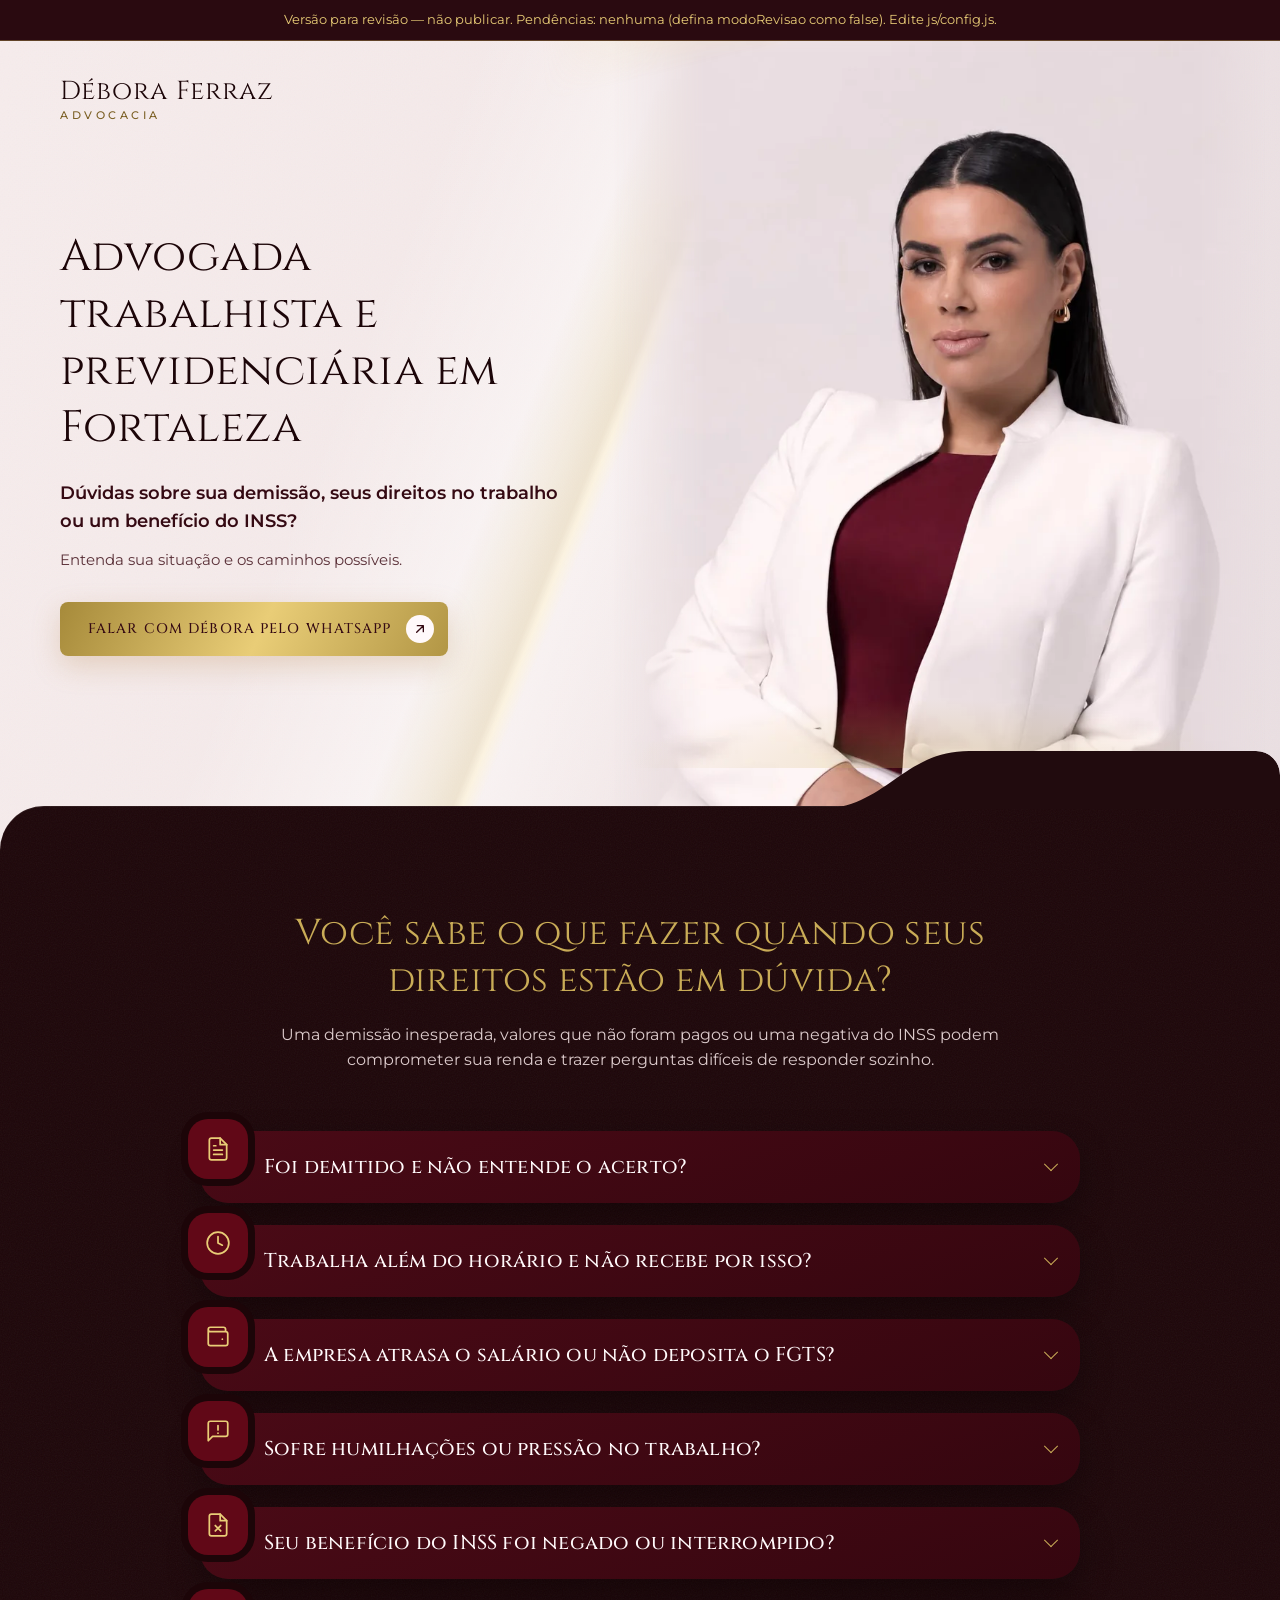
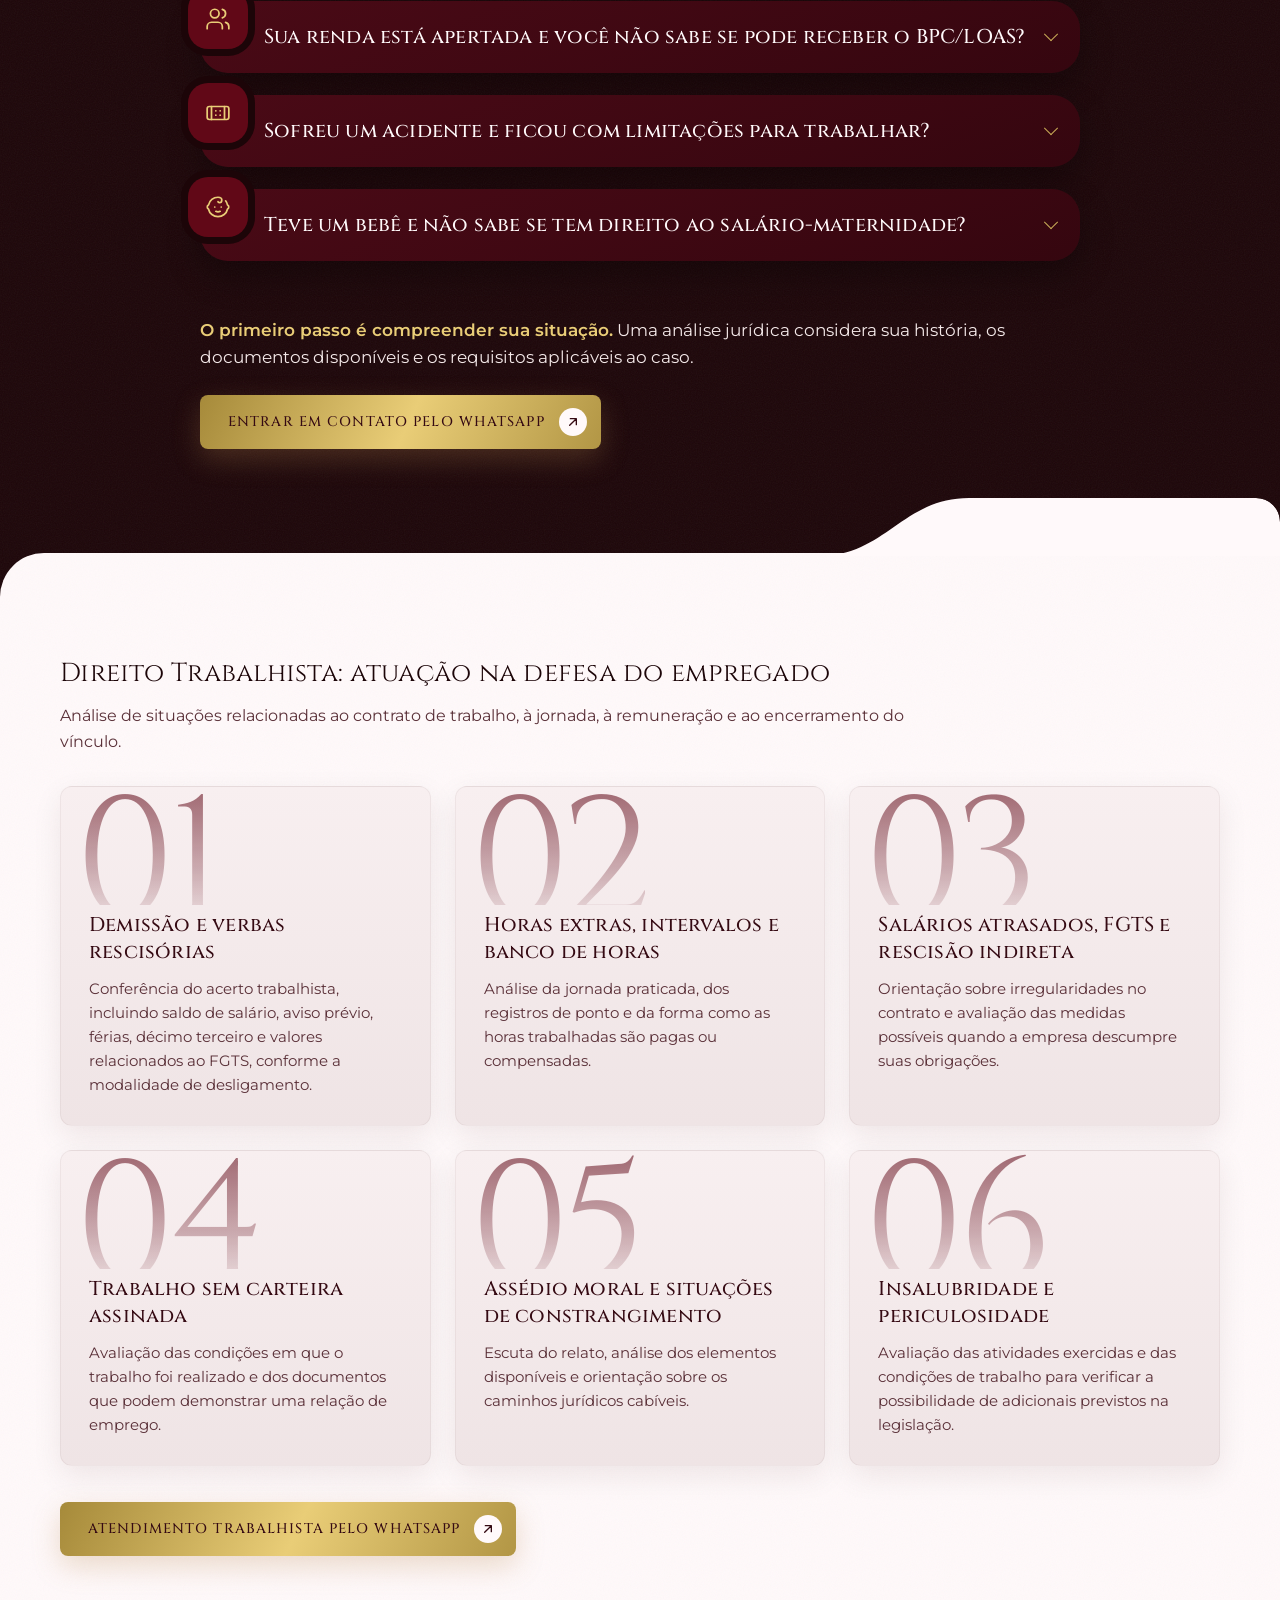
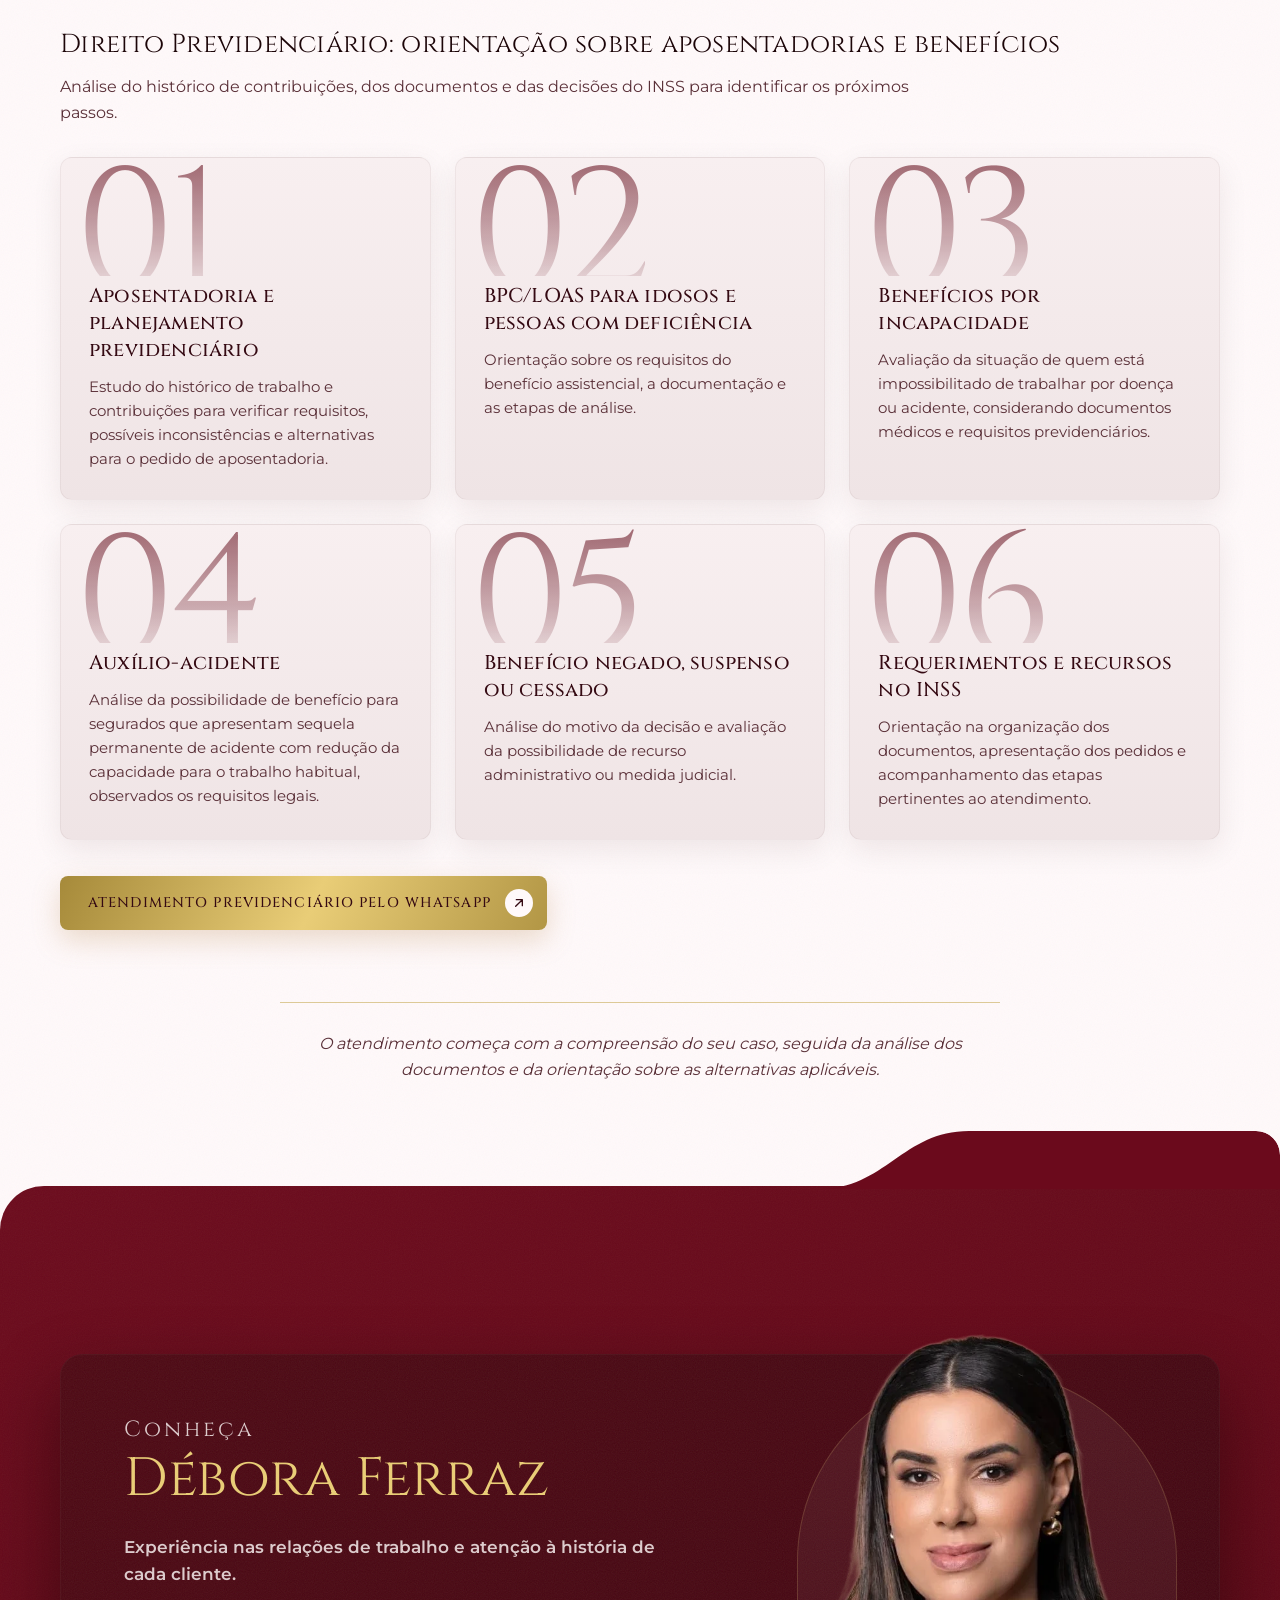
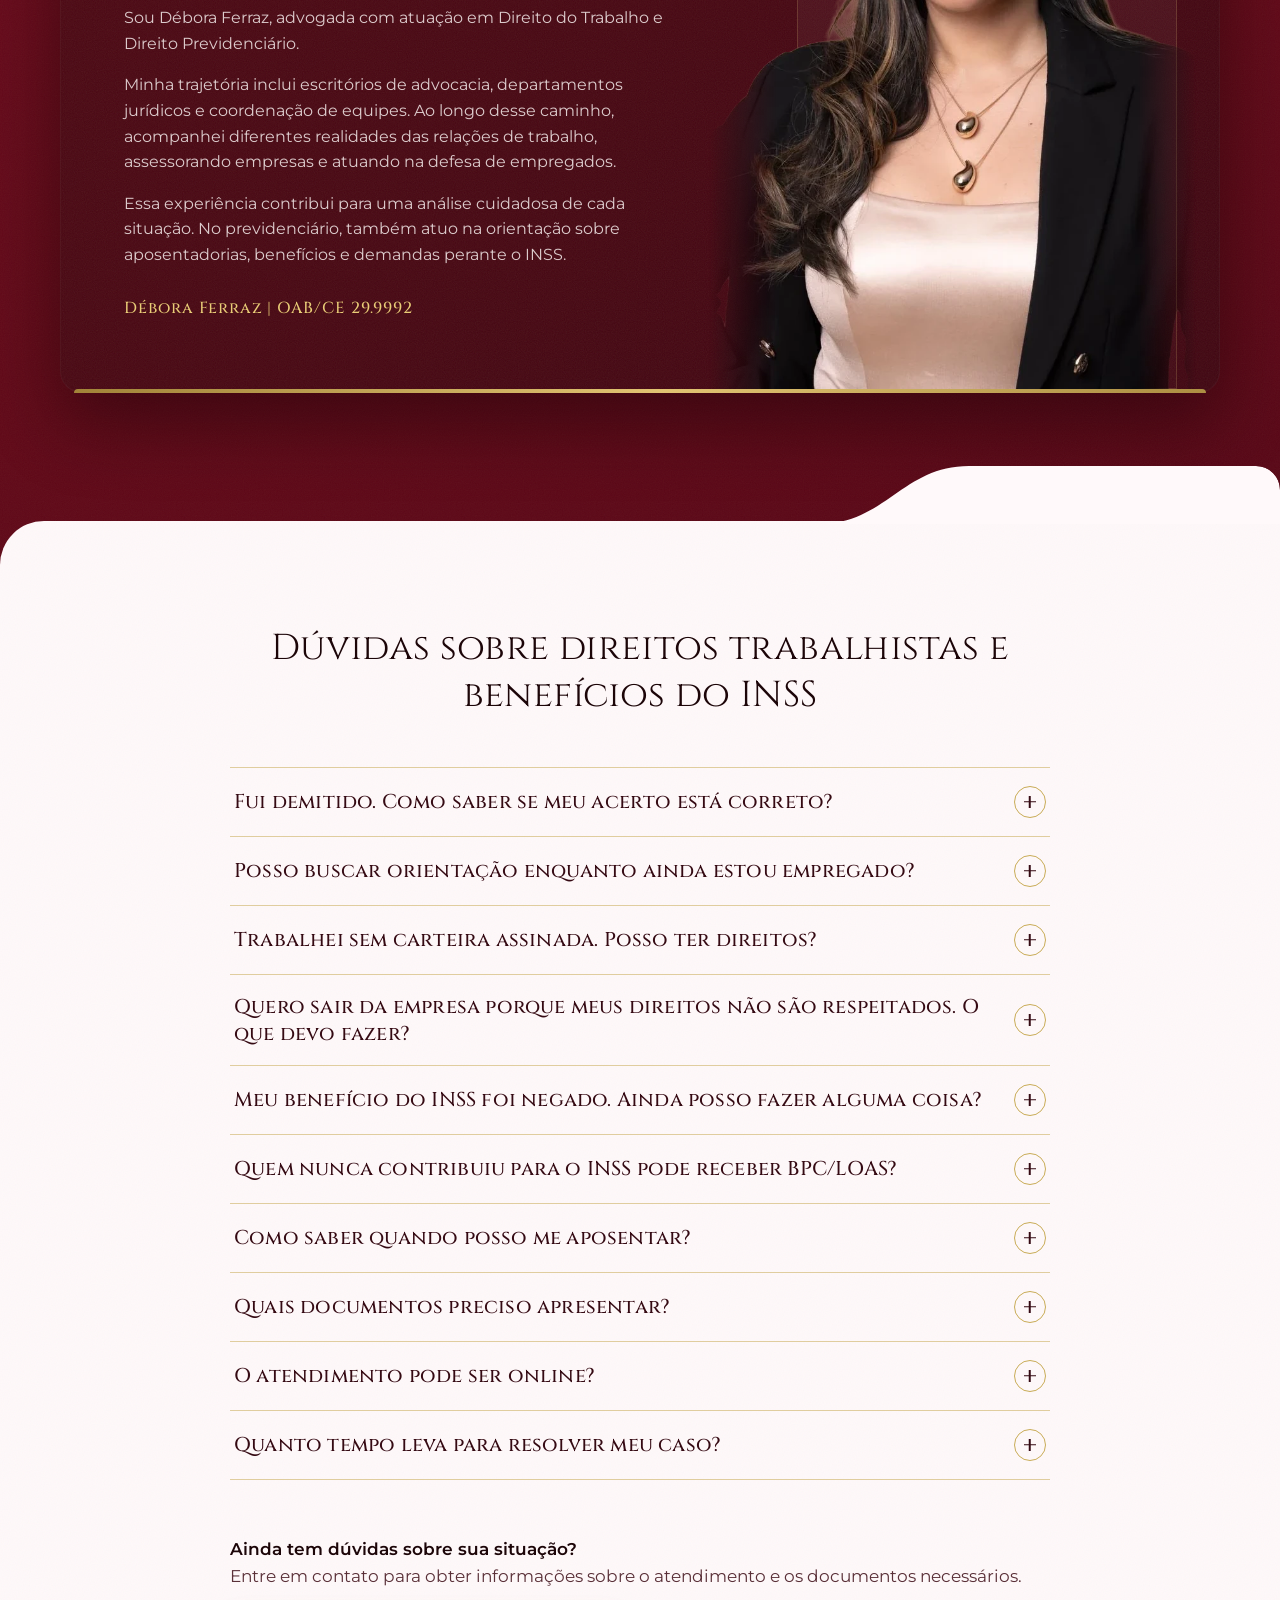
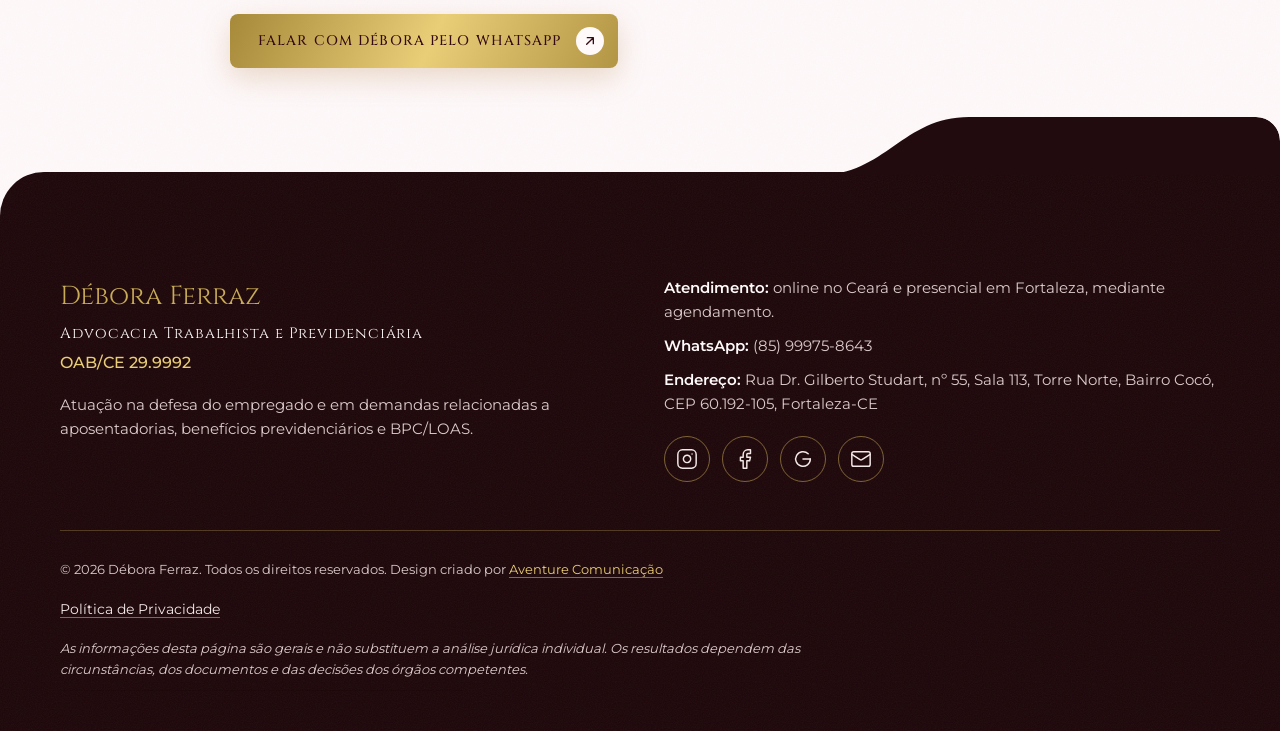
<file: index.html>
<!doctype html>
<html lang="pt-BR">
<head>
<meta charset="utf-8">
<meta name="viewport" content="width=device-width, initial-scale=1">
<title>Advogada Trabalhista e Previdenciária em Fortaleza</title>
<meta name="description" content="Débora Ferraz: advocacia trabalhista e previdenciária em Fortaleza. Orientação sobre demissão, aposentadoria e INSS. Atendimento online no Ceará.">
<meta name="theme-color" content="#1C0508">
<meta property="og:type" content="website">
<meta property="og:locale" content="pt_BR">
<meta property="og:title" content="Advogada Trabalhista e Previdenciária em Fortaleza">
<meta property="og:description" content="Débora Ferraz: advocacia trabalhista e previdenciária em Fortaleza. Orientação sobre demissão, aposentadoria e INSS. Atendimento online no Ceará.">
<!-- PENDENTE: og:image e og:url/canonical exigem URL absoluta do domínio definitivo -->
<!-- PENDENTE no schema: url (domínio) e image (só com dados confirmados) -->
<script type="application/ld+json">
{
  "@context": "https://schema.org",
  "@type": "Attorney",
  "name": "Débora Ferraz",
  "description": "Advocacia trabalhista e previdenciária em Fortaleza. Orientação sobre demissão, aposentadoria e INSS. Atendimento online no Ceará e presencial em Fortaleza, mediante agendamento.",
  "areaServed": [
    {
      "@type": "City",
      "name": "Fortaleza"
    },
    {
      "@type": "AdministrativeArea",
      "name": "Ceará"
    }
  ],
  "serviceType": [
    "Direito Trabalhista",
    "Direito Previdenciário"
  ],
  "availableLanguage": "pt-BR",
  "knowsAbout": [
    "advogado previdenciário",
    "BPC LOAS",
    "BPC LOAS quem tem direito",
    "BPC para pessoa com deficiência",
    "auxílio-acidente",
    "auxílio-acidente quem tem direito",
    "salário-maternidade",
    "salário-maternidade para desempregada",
    "auxílio-doença",
    "auxílio-doença negado",
    "aposentadoria por idade",
    "planejamento previdenciário",
    "benefício do INSS negado",
    "recurso INSS",
    "aposentadoria por invalidez",
    "advogado trabalhista",
    "cálculo de rescisão",
    "demissão sem justa causa",
    "direitos na demissão",
    "rescisão indireta",
    "horas extras",
    "horas extras não pagas",
    "FGTS não depositado",
    "salário atrasado",
    "trabalho sem carteira assinada",
    "assédio moral no trabalho",
    "adicional de insalubridade",
    "adicional de periculosidade",
    "banco de horas",
    "verbas rescisórias"
  ],
  "email": "contato@ferrazcampos.com.br",
  "telephone": "+55 85 99975-8643",
  "sameAs": [
    "https://www.instagram.com/deboraferraz.adv/",
    "https://www.facebook.com/profile.php?id=61594250282087",
    "https://share.google/kE9IlhoVDYdEiE6C2"
  ],
  "address": {
    "@type": "PostalAddress",
    "streetAddress": "Rua Dr. Gilberto Studart, 55, Sala 113, Torre Norte, Cocó",
    "addressLocality": "Fortaleza",
    "addressRegion": "CE",
    "postalCode": "60192-105",
    "addressCountry": "BR"
  }
}
</script>
<link rel="preload" href="assets/fonts/cinzel-latin-400-normal.woff2" as="font" type="font/woff2" crossorigin>
<link rel="preload" href="assets/fonts/montserrat-latin-400-normal.woff2" as="font" type="font/woff2" crossorigin>
<link rel="preload" as="image" href="assets/debora-hero.webp" media="(min-width: 768px)">
<link rel="icon" href="data:,">
<link rel="stylesheet" href="css/styles.css">
<script>document.documentElement.classList.add("js")</script>
</head>
<body>
<a class="skip" href="#conteudo">Ir para o conteúdo</a>
<div class="review-bar" id="review-bar" hidden role="note"></div>


<main id="conteudo">

  <!-- 1. HERO -->
  <section class="hero" aria-labelledby="h1">
    <div class="hero__light" aria-hidden="true"></div>
    <div class="container hero__brandrow"><p class="brand" aria-label="Débora Ferraz, advocacia"><span class="brand__name">Débora Ferraz</span><span class="brand__tag">Advocacia</span></p></div>
    <div class="container hero__grid">
      <div class="hero__media">
        <span class="hero__shine" aria-hidden="true"></span>
        <img src="assets/debora-hero.webp" width="900" height="1350" alt="Débora Ferraz, advogada com atuação trabalhista e previdenciária em Fortaleza" fetchpriority="high">
      </div>
      <div class="hero__text">
        <h1 id="h1">Advogada trabalhista e previdenciária em Fortaleza</h1>
        <p class="hero__lead"><strong>Dúvidas sobre sua demissão, seus direitos no trabalho ou um benefício do INSS?</strong></p>
        <p class="hero__support">Entenda sua situação e os caminhos possíveis.</p>
        <a class="btn" href="#" data-cta="hero"><span class="btn__label">Falar com Débora pelo WhatsApp</span><span class="btn__icon" aria-hidden="true"><svg viewBox="0 0 24 24" width="16" height="16" fill="none" stroke="currentColor" stroke-width="2" stroke-linecap="round" stroke-linejoin="round"><path d="M7 17 17 7M8 7h9v9"/></svg></span></a>
      </div>
    </div>
  </section>

  <!-- 2. PROBLEMAS DO COTIDIANO -->
  <section class="sec sec--dark curve" id="problemas" aria-labelledby="h-problemas">
    <div class="container">
      <header class="sec__head sec__head--center">
        <h2 id="h-problemas">Você sabe o que fazer quando seus direitos estão em dúvida?</h2>
        <p>Uma demissão inesperada, valores que não foram pagos ou uma negativa do INSS podem comprometer sua renda e trazer perguntas difíceis de responder sozinho.</p>
      </header>
      <ul class="plist">
        <li class="pcard">
          <span class="pcard__icon" aria-hidden="true"><svg viewBox="0 0 24 24" width="26" height="26" fill="none" stroke="currentColor" stroke-width="1.6" stroke-linecap="round" stroke-linejoin="round" aria-hidden="true"><path d="M14 2H6a2 2 0 0 0-2 2v16a2 2 0 0 0 2 2h12a2 2 0 0 0 2-2V8z"/><path d="M14 2v6h6M16 13H8M16 17H8M10 9H8"/></svg></span>
          <h3 class="pcard__q"><button type="button" class="pcard__btn" id="prob-b1" aria-expanded="false" aria-controls="prob-p1"><span>Foi demitido e não entende o acerto?</span><span class="pcard__chev" aria-hidden="true"></span></button></h3>
          <div class="pcard__panel" id="prob-p1" role="region" aria-labelledby="prob-b1"><div class="pcard__panel-in"><p>Você recebeu os documentos da rescisão, mas não sabe se os valores, descontos e pagamentos estão corretos.</p></div></div>
        </li>
        <li class="pcard">
          <span class="pcard__icon" aria-hidden="true"><svg viewBox="0 0 24 24" width="26" height="26" fill="none" stroke="currentColor" stroke-width="1.6" stroke-linecap="round" stroke-linejoin="round" aria-hidden="true"><circle cx="12" cy="12" r="10"/><path d="M12 6v6l4 2"/></svg></span>
          <h3 class="pcard__q"><button type="button" class="pcard__btn" id="prob-b2" aria-expanded="false" aria-controls="prob-p2"><span>Trabalha além do horário e não recebe por isso?</span><span class="pcard__chev" aria-hidden="true"></span></button></h3>
          <div class="pcard__panel" id="prob-p2" role="region" aria-labelledby="prob-b2"><div class="pcard__panel-in"><p>As horas extras se acumulam, o banco de horas não é claro ou o expediente continua mesmo depois de registrar a saída.</p></div></div>
        </li>
        <li class="pcard">
          <span class="pcard__icon" aria-hidden="true"><svg viewBox="0 0 24 24" width="26" height="26" fill="none" stroke="currentColor" stroke-width="1.6" stroke-linecap="round" stroke-linejoin="round" aria-hidden="true"><path d="M19 7V5a2 2 0 0 0-2-2H5a2 2 0 0 0 0 4h14a2 2 0 0 1 2 2v9a2 2 0 0 1-2 2H5a2 2 0 0 1-2-2V5"/><path d="M16 14h.01"/></svg></span>
          <h3 class="pcard__q"><button type="button" class="pcard__btn" id="prob-b3" aria-expanded="false" aria-controls="prob-p3"><span>A empresa atrasa o salário ou não deposita o FGTS?</span><span class="pcard__chev" aria-hidden="true"></span></button></h3>
          <div class="pcard__panel" id="prob-p3" role="region" aria-labelledby="prob-b3"><div class="pcard__panel-in"><p>Você precisa da renda, mas quer entender suas opções diante do descumprimento das obrigações do empregador.</p></div></div>
        </li>
        <li class="pcard">
          <span class="pcard__icon" aria-hidden="true"><svg viewBox="0 0 24 24" width="26" height="26" fill="none" stroke="currentColor" stroke-width="1.6" stroke-linecap="round" stroke-linejoin="round" aria-hidden="true"><path d="M21 15a2 2 0 0 1-2 2H7l-4 4V5a2 2 0 0 1 2-2h14a2 2 0 0 1 2 2z"/><path d="M12 7v4M12 14h.01"/></svg></span>
          <h3 class="pcard__q"><button type="button" class="pcard__btn" id="prob-b4" aria-expanded="false" aria-controls="prob-p4"><span>Sofre humilhações ou pressão no trabalho?</span><span class="pcard__chev" aria-hidden="true"></span></button></h3>
          <div class="pcard__panel" id="prob-p4" role="region" aria-labelledby="prob-b4"><div class="pcard__panel-in"><p>Comentários, ameaças e situações constrangedoras fazem parte da rotina, e você não sabe como agir ou quais documentos guardar.</p></div></div>
        </li>
        <li class="pcard">
          <span class="pcard__icon" aria-hidden="true"><svg viewBox="0 0 24 24" width="26" height="26" fill="none" stroke="currentColor" stroke-width="1.6" stroke-linecap="round" stroke-linejoin="round" aria-hidden="true"><path d="M14 2H6a2 2 0 0 0-2 2v16a2 2 0 0 0 2 2h12a2 2 0 0 0 2-2V8z"/><path d="M14 2v6h6M9.5 12.5l5 5M14.5 12.5l-5 5"/></svg></span>
          <h3 class="pcard__q"><button type="button" class="pcard__btn" id="prob-b5" aria-expanded="false" aria-controls="prob-p5"><span>Seu benefício do INSS foi negado ou interrompido?</span><span class="pcard__chev" aria-hidden="true"></span></button></h3>
          <div class="pcard__panel" id="prob-p5" role="region" aria-labelledby="prob-b5"><div class="pcard__panel-in"><p>Você recebeu uma decisão, mas não entende o motivo nem sabe se é possível apresentar novos documentos ou contestá-la.</p></div></div>
        </li>
        <li class="pcard">
          <span class="pcard__icon" aria-hidden="true"><svg viewBox="0 0 24 24" width="26" height="26" fill="none" stroke="currentColor" stroke-width="1.6" stroke-linecap="round" stroke-linejoin="round" aria-hidden="true"><path d="M16 21v-2a4 4 0 0 0-4-4H6a4 4 0 0 0-4 4v2"/><circle cx="9" cy="7" r="4"/><path d="M22 21v-2a4 4 0 0 0-3-3.87M16 3.13a4 4 0 0 1 0 7.75"/></svg></span>
          <h3 class="pcard__q"><button type="button" class="pcard__btn" id="prob-b6" aria-expanded="false" aria-controls="prob-p6"><span>Sua renda está apertada e você não sabe se pode receber o BPC/LOAS?</span><span class="pcard__chev" aria-hidden="true"></span></button></h3>
          <div class="pcard__panel" id="prob-p6" role="region" aria-labelledby="prob-b6"><div class="pcard__panel-in"><p>Você ou alguém da sua família tem 65 anos ou mais, ou é uma pessoa com deficiência, e precisa entender os requisitos para solicitar o benefício, mesmo sem ter contribuído para o INSS.</p></div></div>
        </li>
        <li class="pcard">
          <span class="pcard__icon" aria-hidden="true"><svg viewBox="0 0 24 24" width="26" height="26" fill="none" stroke="currentColor" stroke-width="1.6" stroke-linecap="round" stroke-linejoin="round" aria-hidden="true"><path d="M10 10.01h.01M10 14h.01M14 10h.01M14 14.01h.01M18 6v11.5M6 6v12"/><rect x="2" y="6" width="20" height="12" rx="2"/></svg></span>
          <h3 class="pcard__q"><button type="button" class="pcard__btn" id="prob-b7" aria-expanded="false" aria-controls="prob-p7"><span>Sofreu um acidente e ficou com limitações para trabalhar?</span><span class="pcard__chev" aria-hidden="true"></span></button></h3>
          <div class="pcard__panel" id="prob-p7" role="region" aria-labelledby="prob-b7"><div class="pcard__panel-in"><p>Depois do acidente, você voltou ao trabalho, mas ficou com sequelas que dificultam suas atividades. Você quer entender se sua situação pode dar direito ao auxílio-acidente.</p></div></div>
        </li>
        <li class="pcard">
          <span class="pcard__icon" aria-hidden="true"><svg viewBox="0 0 24 24" width="26" height="26" fill="none" stroke="currentColor" stroke-width="1.6" stroke-linecap="round" stroke-linejoin="round" aria-hidden="true"><path d="M9 12h.01M15 12h.01"/><path d="M10 16c.5.3 1.2.5 2 .5s1.5-.2 2-.5"/><path d="M19 6.3a9 9 0 0 1 1.8 3.9 2 2 0 0 1 0 3.6 9 9 0 0 1-17.6 0 2 2 0 0 1 0-3.6A9 9 0 0 1 12 3c2 0 3.5 1.1 3.5 2.5s-.9 2.5-2 2.5c-.8 0-1.5-.4-1.5-1"/></svg></span>
          <h3 class="pcard__q"><button type="button" class="pcard__btn" id="prob-b8" aria-expanded="false" aria-controls="prob-p8"><span>Teve um bebê e não sabe se tem direito ao salário-maternidade?</span><span class="pcard__chev" aria-hidden="true"></span></button></h3>
          <div class="pcard__panel" id="prob-p8" role="region" aria-labelledby="prob-b8"><div class="pcard__panel-in"><p>Você está sem emprego, trabalha por conta própria ou tem dúvidas sobre suas contribuições ao INSS e quer saber se pode solicitar o benefício e quais documentos apresentar.</p></div></div>
        </li>
      </ul>
      <div class="sec__close sec__close--center">
        <p><strong>O primeiro passo é compreender sua situação.</strong> Uma análise jurídica considera sua história, os documentos disponíveis e os requisitos aplicáveis ao caso.</p>
        <a class="btn" href="#" data-cta="problemas"><span class="btn__label">Entrar em contato pelo WhatsApp</span><span class="btn__icon" aria-hidden="true"><svg viewBox="0 0 24 24" width="16" height="16" fill="none" stroke="currentColor" stroke-width="2" stroke-linecap="round" stroke-linejoin="round"><path d="M7 17 17 7M8 7h9v9"/></svg></span></a>
      </div>
    </div>
  </section>

  <!-- 3. SOLUÇÕES E SERVIÇOS -->
  <section class="sec sec--light curve" id="solucoes" aria-labelledby="h-solucoes">
    <div class="container">
      <h2 id="h-solucoes" class="sr-only">Orientação jurídica para seus direitos no trabalho e perante o INSS</h2>

      <div class="group" id="trabalhista" aria-labelledby="h-trabalhista" role="group">
        <div class="group__head">
          <h3 id="h-trabalhista">Direito Trabalhista: atuação na defesa do empregado</h3>
          <p>Análise de situações relacionadas ao contrato de trabalho, à jornada, à remuneração e ao encerramento do vínculo.</p>
        </div>
        <ul class="grid grid--3">
          <li class="card card--light">
            <div class="card__media" aria-hidden="true"><span class="card__bignum">01</span></div>
            <div class="card__body"><h4 class="card__title">Demissão e verbas rescisórias</h4>
            <p>Conferência do acerto trabalhista, incluindo saldo de salário, aviso prévio, férias, décimo terceiro e valores relacionados ao FGTS, conforme a modalidade de desligamento.</p></div>
          </li>
          <li class="card card--light">
            <div class="card__media" aria-hidden="true"><span class="card__bignum">02</span></div>
            <div class="card__body"><h4 class="card__title">Horas extras, intervalos e banco de horas</h4>
            <p>Análise da jornada praticada, dos registros de ponto e da forma como as horas trabalhadas são pagas ou compensadas.</p></div>
          </li>
          <li class="card card--light">
            <div class="card__media" aria-hidden="true"><span class="card__bignum">03</span></div>
            <div class="card__body"><h4 class="card__title">Salários atrasados, FGTS e rescisão indireta</h4>
            <p>Orientação sobre irregularidades no contrato e avaliação das medidas possíveis quando a empresa descumpre suas obrigações.</p></div>
          </li>
          <li class="card card--light">
            <div class="card__media" aria-hidden="true"><span class="card__bignum">04</span></div>
            <div class="card__body"><h4 class="card__title">Trabalho sem carteira assinada</h4>
            <p>Avaliação das condições em que o trabalho foi realizado e dos documentos que podem demonstrar uma relação de emprego.</p></div>
          </li>
          <li class="card card--light">
            <div class="card__media" aria-hidden="true"><span class="card__bignum">05</span></div>
            <div class="card__body"><h4 class="card__title">Assédio moral e situações de constrangimento</h4>
            <p>Escuta do relato, análise dos elementos disponíveis e orientação sobre os caminhos jurídicos cabíveis.</p></div>
          </li>
          <li class="card card--light">
            <div class="card__media" aria-hidden="true"><span class="card__bignum">06</span></div>
            <div class="card__body"><h4 class="card__title">Insalubridade e periculosidade</h4>
            <p>Avaliação das atividades exercidas e das condições de trabalho para verificar a possibilidade de adicionais previstos na legislação.</p></div>
          </li>
        </ul>
        <div class="group__cta"><a class="btn" href="#" data-cta="trabalhista"><span class="btn__label">Atendimento trabalhista pelo WhatsApp</span><span class="btn__icon" aria-hidden="true"><svg viewBox="0 0 24 24" width="16" height="16" fill="none" stroke="currentColor" stroke-width="2" stroke-linecap="round" stroke-linejoin="round"><path d="M7 17 17 7M8 7h9v9"/></svg></span></a></div>
      </div>

      <div class="group" id="previdenciario" aria-labelledby="h-previdenciario" role="group">
        <div class="group__head">
          <h3 id="h-previdenciario">Direito Previdenciário: orientação sobre aposentadorias e benefícios</h3>
          <p>Análise do histórico de contribuições, dos documentos e das decisões do INSS para identificar os próximos passos.</p>
        </div>
        <ul class="grid grid--3">
          <li class="card card--light">
            <div class="card__media" aria-hidden="true"><span class="card__bignum">01</span></div>
            <div class="card__body"><h4 class="card__title">Aposentadoria e planejamento previdenciário</h4>
            <p>Estudo do histórico de trabalho e contribuições para verificar requisitos, possíveis inconsistências e alternativas para o pedido de aposentadoria.</p></div>
          </li>
          <li class="card card--light">
            <div class="card__media" aria-hidden="true"><span class="card__bignum">02</span></div>
            <div class="card__body"><h4 class="card__title">BPC/LOAS para idosos e pessoas com deficiência</h4>
            <p>Orientação sobre os requisitos do benefício assistencial, a documentação e as etapas de análise.</p></div>
          </li>
          <li class="card card--light">
            <div class="card__media" aria-hidden="true"><span class="card__bignum">03</span></div>
            <div class="card__body"><h4 class="card__title">Benefícios por incapacidade</h4>
            <p>Avaliação da situação de quem está impossibilitado de trabalhar por doença ou acidente, considerando documentos médicos e requisitos previdenciários.</p></div>
          </li>
          <li class="card card--light">
            <div class="card__media" aria-hidden="true"><span class="card__bignum">04</span></div>
            <div class="card__body"><h4 class="card__title">Auxílio-acidente</h4>
            <p>Análise da possibilidade de benefício para segurados que apresentam sequela permanente de acidente com redução da capacidade para o trabalho habitual, observados os requisitos legais.</p></div>
          </li>
          <li class="card card--light">
            <div class="card__media" aria-hidden="true"><span class="card__bignum">05</span></div>
            <div class="card__body"><h4 class="card__title">Benefício negado, suspenso ou cessado</h4>
            <p>Análise do motivo da decisão e avaliação da possibilidade de recurso administrativo ou medida judicial.</p></div>
          </li>
          <li class="card card--light">
            <div class="card__media" aria-hidden="true"><span class="card__bignum">06</span></div>
            <div class="card__body"><h4 class="card__title">Requerimentos e recursos no INSS</h4>
            <p>Orientação na organização dos documentos, apresentação dos pedidos e acompanhamento das etapas pertinentes ao atendimento.</p></div>
          </li>
        </ul>
        <div class="group__cta"><a class="btn" href="#" data-cta="previdenciario"><span class="btn__label">Atendimento previdenciário pelo WhatsApp</span><span class="btn__icon" aria-hidden="true"><svg viewBox="0 0 24 24" width="16" height="16" fill="none" stroke="currentColor" stroke-width="2" stroke-linecap="round" stroke-linejoin="round"><path d="M7 17 17 7M8 7h9v9"/></svg></span></a></div>
      </div>

      <p class="sec__note"><em>O atendimento começa com a compreensão do seu caso, seguida da análise dos documentos e da orientação sobre as alternativas aplicáveis.</em></p>
    </div>
  </section>

  <!-- 4. CONHEÇA DÉBORA FERRAZ -->
  <section class="sec sec--about curve" id="conheca" aria-labelledby="h-conheca">
    <div class="container">
      <div class="about">
        <div class="about__text">
          <h2 id="h-conheca"><span>Conheça</span> <span class="about__accent">Débora Ferraz</span></h2>
          <p class="about__lead"><strong>Experiência nas relações de trabalho e atenção à história de cada cliente.</strong></p>
          <p>Sou Débora Ferraz, advogada com atuação em Direito do Trabalho e Direito Previdenciário.</p>
          <p>Minha trajetória inclui escritórios de advocacia, departamentos jurídicos e coordenação de equipes. Ao longo desse caminho, acompanhei diferentes realidades das relações de trabalho, assessorando empresas e atuando na defesa de empregados.</p>
          <p>Essa experiência contribui para uma análise cuidadosa de cada situação. No previdenciário, também atuo na orientação sobre aposentadorias, benefícios e demandas perante o INSS.</p>
          <p class="about__id"><strong>Débora Ferraz | OAB/CE <span data-config="oab">[número]</span></strong></p>
        </div>
        <div class="about__media">
          <span class="about__arch" aria-hidden="true"></span>
          <img src="assets/debora-sobre-recorte.webp" width="1136" height="1132" loading="lazy" alt="Débora Ferraz, advogada com atuação trabalhista e previdenciária em Fortaleza">
        </div>
      </div>
    </div>
  </section>

  <!-- 5. FAQ -->
  <section class="sec sec--light curve" id="faq" aria-labelledby="h-faq">
    <div class="container">
      <header class="sec__head sec__head--center">
        <h2 id="h-faq">Dúvidas sobre direitos trabalhistas e benefícios do INSS</h2>
      </header>
      <div class="faq">
        <div class="faq__item">
          <h3 class="faq__q"><button type="button" class="faq__btn" id="faq-b1" aria-expanded="false" aria-controls="faq-p1"><span>Fui demitido. Como saber se meu acerto está correto?</span><span class="faq__icon" aria-hidden="true"></span></button></h3>
          <div class="faq__panel" id="faq-p1" role="region" aria-labelledby="faq-b1"><div class="faq__panel-in"><div class="faq__answer"><p>A conferência considera o tipo de desligamento, o período trabalhado, a remuneração, os pagamentos realizados e os documentos da rescisão. Carteira de trabalho, contracheques, comprovantes e termo de rescisão ajudam nessa análise.</p></div></div></div>
        </div>
        <div class="faq__item">
          <h3 class="faq__q"><button type="button" class="faq__btn" id="faq-b2" aria-expanded="false" aria-controls="faq-p2"><span>Posso buscar orientação enquanto ainda estou empregado?</span><span class="faq__icon" aria-hidden="true"></span></button></h3>
          <div class="faq__panel" id="faq-p2" role="region" aria-labelledby="faq-b2"><div class="faq__panel-in"><div class="faq__answer"><p>Sim. Você pode esclarecer dúvidas sobre jornada, pagamentos, FGTS e condições de trabalho durante o contrato. A orientação considera sua situação atual e as consequências das medidas possíveis.</p></div></div></div>
        </div>
        <div class="faq__item">
          <h3 class="faq__q"><button type="button" class="faq__btn" id="faq-b3" aria-expanded="false" aria-controls="faq-p3"><span>Trabalhei sem carteira assinada. Posso ter direitos?</span><span class="faq__icon" aria-hidden="true"></span></button></h3>
          <div class="faq__panel" id="faq-p3" role="region" aria-labelledby="faq-b3"><div class="faq__panel-in"><div class="faq__answer"><p>A ausência de registro não elimina, por si só, a possibilidade de direitos trabalhistas. É necessário analisar como o trabalho acontecia e quais elementos demonstram a relação entre trabalhador e empregador.</p></div></div></div>
        </div>
        <div class="faq__item">
          <h3 class="faq__q"><button type="button" class="faq__btn" id="faq-b4" aria-expanded="false" aria-controls="faq-p4"><span>Quero sair da empresa porque meus direitos não são respeitados. O que devo fazer?</span><span class="faq__icon" aria-hidden="true"></span></button></h3>
          <div class="faq__panel" id="faq-p4" role="region" aria-labelledby="faq-b4"><div class="faq__panel-in"><div class="faq__answer"><p>Antes de pedir demissão, é importante entender as modalidades de encerramento do contrato. Dependendo das irregularidades e das provas, pode ser cabível avaliar uma rescisão indireta. Cada situação exige análise individual.</p></div></div></div>
        </div>
        <div class="faq__item">
          <h3 class="faq__q"><button type="button" class="faq__btn" id="faq-b5" aria-expanded="false" aria-controls="faq-p5"><span>Meu benefício do INSS foi negado. Ainda posso fazer alguma coisa?</span><span class="faq__icon" aria-hidden="true"></span></button></h3>
          <div class="faq__panel" id="faq-p5" role="region" aria-labelledby="faq-b5"><div class="faq__panel-in"><div class="faq__answer"><p>A negativa precisa ser analisada para identificar o motivo e os documentos considerados. Conforme o caso, pode ser possível apresentar recurso administrativo ou avaliar outra medida. Em regra, o prazo para recurso administrativo é de 30 dias a partir da ciência da decisão.</p></div></div></div>
        </div>
        <div class="faq__item">
          <h3 class="faq__q"><button type="button" class="faq__btn" id="faq-b6" aria-expanded="false" aria-controls="faq-p6"><span>Quem nunca contribuiu para o INSS pode receber BPC/LOAS?</span><span class="faq__icon" aria-hidden="true"></span></button></h3>
          <div class="faq__panel" id="faq-p6" role="region" aria-labelledby="faq-b6"><div class="faq__panel-in"><div class="faq__answer"><p>O BPC é um benefício assistencial e não exige contribuições anteriores ao INSS. É destinado a pessoas com deficiência e idosos com 65 anos ou mais que atendam aos requisitos legais, incluindo os critérios socioeconômicos. Não se trata de aposentadoria.</p></div></div></div>
        </div>
        <div class="faq__item">
          <h3 class="faq__q"><button type="button" class="faq__btn" id="faq-b7" aria-expanded="false" aria-controls="faq-p7"><span>Como saber quando posso me aposentar?</span><span class="faq__icon" aria-hidden="true"></span></button></h3>
          <div class="faq__panel" id="faq-p7" role="region" aria-labelledby="faq-b7"><div class="faq__panel-in"><div class="faq__answer"><p>É necessário avaliar idade, histórico de contribuições, períodos trabalhados e regras aplicáveis. O planejamento previdenciário ajuda a organizar essas informações e identificar possíveis pendências antes do requerimento.</p></div></div></div>
        </div>
        <div class="faq__item">
          <h3 class="faq__q"><button type="button" class="faq__btn" id="faq-b8" aria-expanded="false" aria-controls="faq-p8"><span>Quais documentos preciso apresentar?</span><span class="faq__icon" aria-hidden="true"></span></button></h3>
          <div class="faq__panel" id="faq-p8" role="region" aria-labelledby="faq-b8"><div class="faq__panel-in"><div class="faq__answer"><p>Para questões trabalhistas, podem ser úteis carteira de trabalho, contracheques, termo de rescisão, extrato do FGTS e registros relacionados à situação.</p><p>Para questões previdenciárias, podem ser necessários CNIS, carteira de trabalho, documentos médicos e decisões do INSS. A lista será orientada conforme o atendimento.</p></div></div></div>
        </div>
        <div class="faq__item">
          <h3 class="faq__q"><button type="button" class="faq__btn" id="faq-b9" aria-expanded="false" aria-controls="faq-p9"><span>O atendimento pode ser online?</span><span class="faq__icon" aria-hidden="true"></span></button></h3>
          <div class="faq__panel" id="faq-p9" role="region" aria-labelledby="faq-b9"><div class="faq__panel-in"><div class="faq__answer"><p>Sim. O atendimento online é disponibilizado para clientes no Ceará. Também há atendimento presencial em Fortaleza, mediante agendamento.</p></div></div></div>
        </div>
        <div class="faq__item">
          <h3 class="faq__q"><button type="button" class="faq__btn" id="faq-b10" aria-expanded="false" aria-controls="faq-p10"><span>Quanto tempo leva para resolver meu caso?</span><span class="faq__icon" aria-hidden="true"></span></button></h3>
          <div class="faq__panel" id="faq-p10" role="region" aria-labelledby="faq-b10"><div class="faq__panel-in"><div class="faq__answer"><p>O prazo depende da demanda, da documentação e da necessidade de análise pelo INSS ou pela Justiça. Durante o atendimento, são explicadas as etapas previstas e os fatores que podem influenciar a duração.</p></div></div></div>
        </div>
      </div>
      <div class="sec__close sec__close--center">
        <p><strong>Ainda tem dúvidas sobre sua situação?</strong><br>Entre em contato para obter informações sobre o atendimento e os documentos necessários.</p>
        <a class="btn" href="#" data-cta="faq"><span class="btn__label">Falar com Débora pelo WhatsApp</span><span class="btn__icon" aria-hidden="true"><svg viewBox="0 0 24 24" width="16" height="16" fill="none" stroke="currentColor" stroke-width="2" stroke-linecap="round" stroke-linejoin="round"><path d="M7 17 17 7M8 7h9v9"/></svg></span></a>
      </div>
    </div>
  </section>

</main>

<!-- 6. RODAPÉ -->
<footer class="footer curve" id="rodape">
  <div class="container">
    <div class="footer__grid">
      <div class="footer__id">
        <p class="footer__name">Débora Ferraz</p>
        <p class="footer__role">Advocacia Trabalhista e Previdenciária</p>
        <p class="footer__oab">OAB/CE <span data-config="oab">[número]</span></p>
        <p class="footer__about">Atuação na defesa do empregado e em demandas relacionadas a aposentadorias, benefícios previdenciários e BPC/LOAS.</p>
      </div>
      <div class="footer__contact">
        <p><strong>Atendimento:</strong> online no Ceará e presencial em Fortaleza, mediante agendamento.</p>
        <p data-row="whatsapp"><strong>WhatsApp:</strong> <span data-config="whatsapp">[número]</span></p>
        <p data-row="endereco"><strong>Endereço:</strong> <span data-config="endereco">[endereço confirmado]</span></p>
        <div class="footer__social">
          <a class="footer__icon" href="#" data-social="instagram" aria-label="Instagram" title="Instagram"><svg viewBox="0 0 24 24" width="22" height="22" fill="none" stroke="currentColor" stroke-width="1.6" stroke-linecap="round" stroke-linejoin="round" aria-hidden="true"><rect width="20" height="20" x="2" y="2" rx="5" ry="5"/><path d="M16 11.37A4 4 0 1 1 12.63 8 4 4 0 0 1 16 11.37z"/><path d="M17.5 6.5h.01"/></svg></a>
          <a class="footer__icon" href="#" data-social="facebook" aria-label="Facebook" title="Facebook"><svg viewBox="0 0 24 24" width="22" height="22" fill="none" stroke="currentColor" stroke-width="1.6" stroke-linecap="round" stroke-linejoin="round" aria-hidden="true"><path d="M18 2h-3a5 5 0 0 0-5 5v3H7v4h3v8h4v-8h3l1-4h-4V7a1 1 0 0 1 1-1h3z"/></svg></a>
          <a class="footer__icon" href="#" data-social="google" aria-label="Google" title="Google"><svg viewBox="0 0 24 24" width="22" height="22" fill="none" stroke="currentColor" stroke-width="1.6" stroke-linecap="round" stroke-linejoin="round" aria-hidden="true"><path d="M20 12h-8"/><path d="M20 12a8 8 0 1 1-2.34-5.66"/></svg></a>
          <a class="footer__icon" href="#" data-social="email" aria-label="E-mail" title="E-mail"><svg viewBox="0 0 24 24" width="22" height="22" fill="none" stroke="currentColor" stroke-width="1.6" stroke-linecap="round" stroke-linejoin="round" aria-hidden="true"><rect width="20" height="16" x="2" y="4" rx="2"/><path d="m22 7-8.97 5.7a1.94 1.94 0 0 1-2.06 0L2 7"/></svg></a>
        </div>
      </div>
    </div>
    <div class="footer__bottom">
      <p>© <span id="ano">2026</span> Débora Ferraz. Todos os direitos reservados. <span class="footer__credit">Design criado por <a href="https://www.instagram.com/aventurecomunicacao/" target="_blank" rel="noopener noreferrer">Aventure Comunicação</a></span></p>
      <p class="footer__legal" data-row="privacidade"><a href="#" id="link-privacidade">Política de Privacidade</a></p>
      <p class="footer__disclaimer"><em>As informações desta página são gerais e não substituem a análise jurídica individual. Os resultados dependem das circunstâncias, dos documentos e das decisões dos órgãos competentes.</em></p>
      <p class="footer__topics" aria-hidden="true">advogado previdenciário · BPC LOAS · BPC LOAS quem tem direito · BPC para pessoa com deficiência · auxílio-acidente · auxílio-acidente quem tem direito · salário-maternidade · salário-maternidade para desempregada · auxílio-doença · auxílio-doença negado · aposentadoria por idade · planejamento previdenciário · benefício do INSS negado · recurso INSS · aposentadoria por invalidez · advogado trabalhista · cálculo de rescisão · demissão sem justa causa · direitos na demissão · rescisão indireta · horas extras · horas extras não pagas · FGTS não depositado · salário atrasado · trabalho sem carteira assinada · assédio moral no trabalho · adicional de insalubridade · adicional de periculosidade · banco de horas · verbas rescisórias.</p>
    </div>
  </div>
</footer>

<div class="toast" id="toast" role="status" aria-live="polite" hidden></div>

<script src="js/config.js"></script>
<script src="js/main.js"></script>
</body>
</html>
</file>
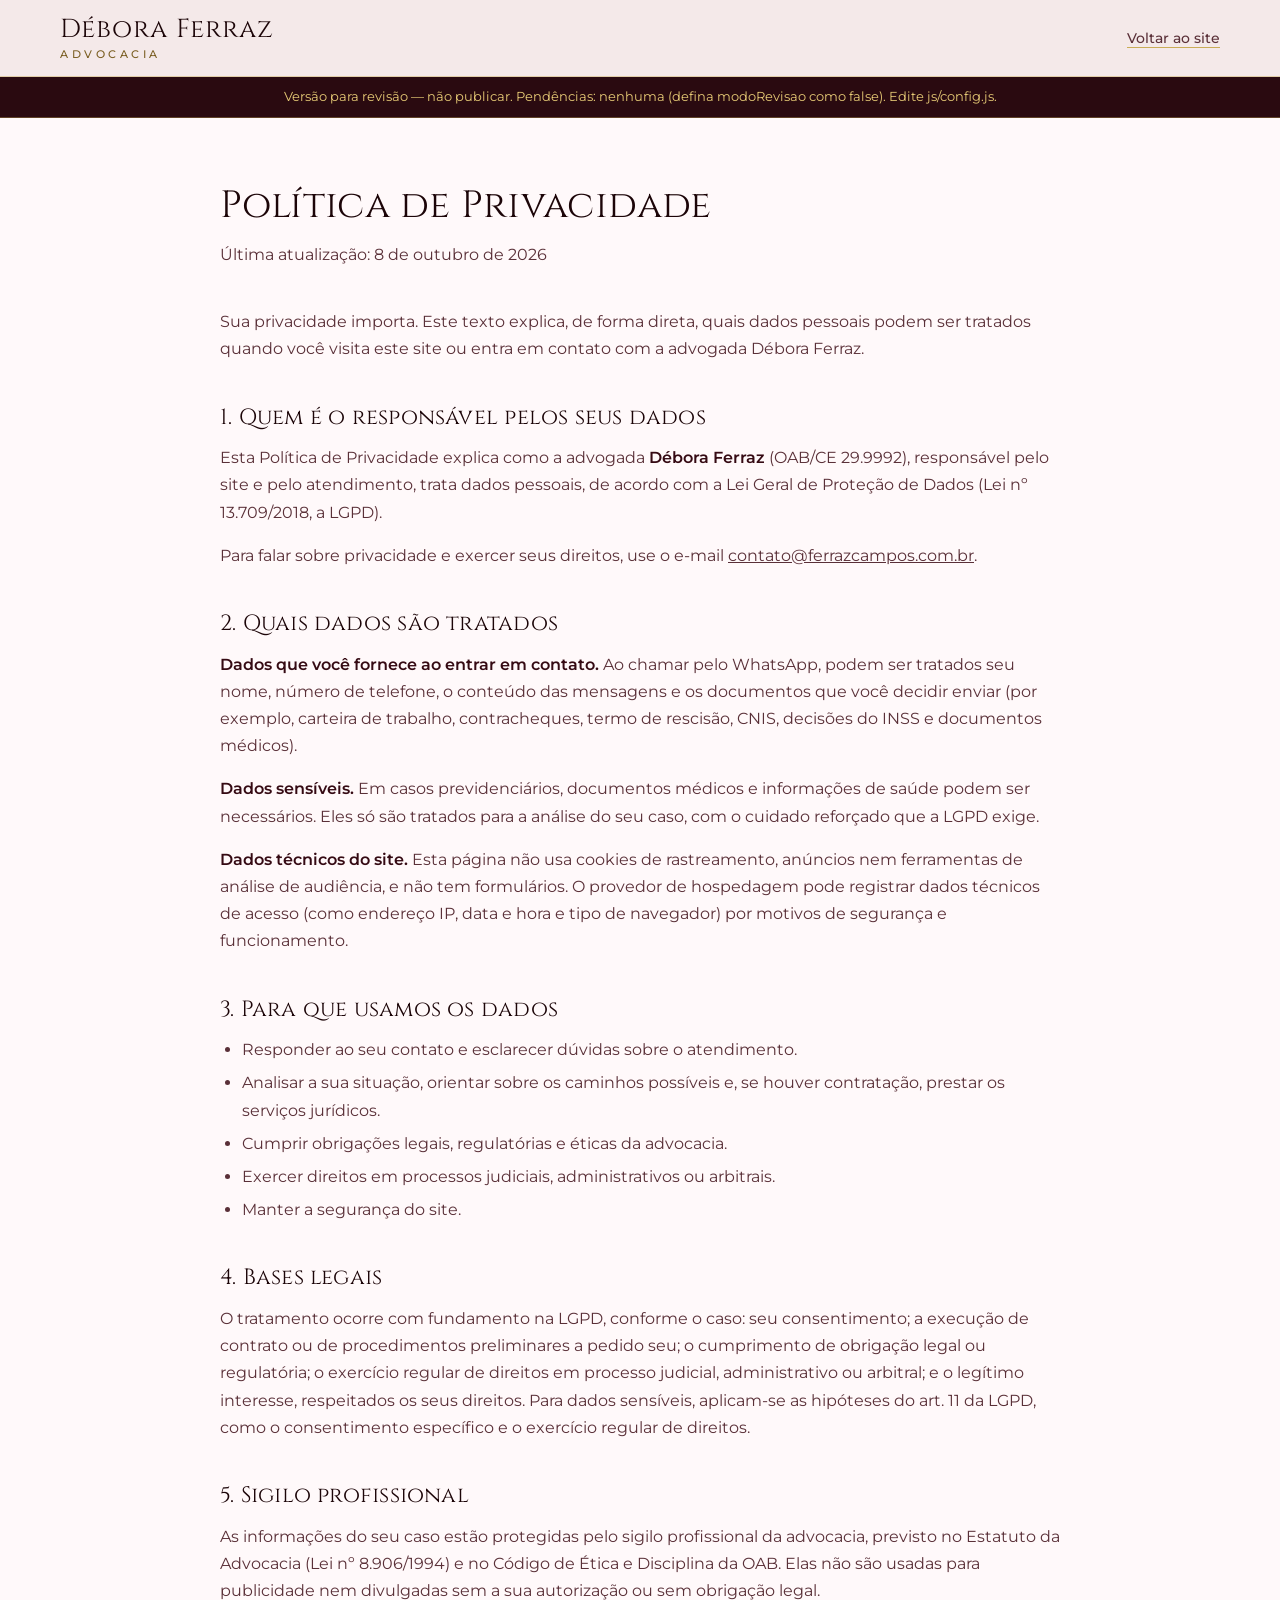
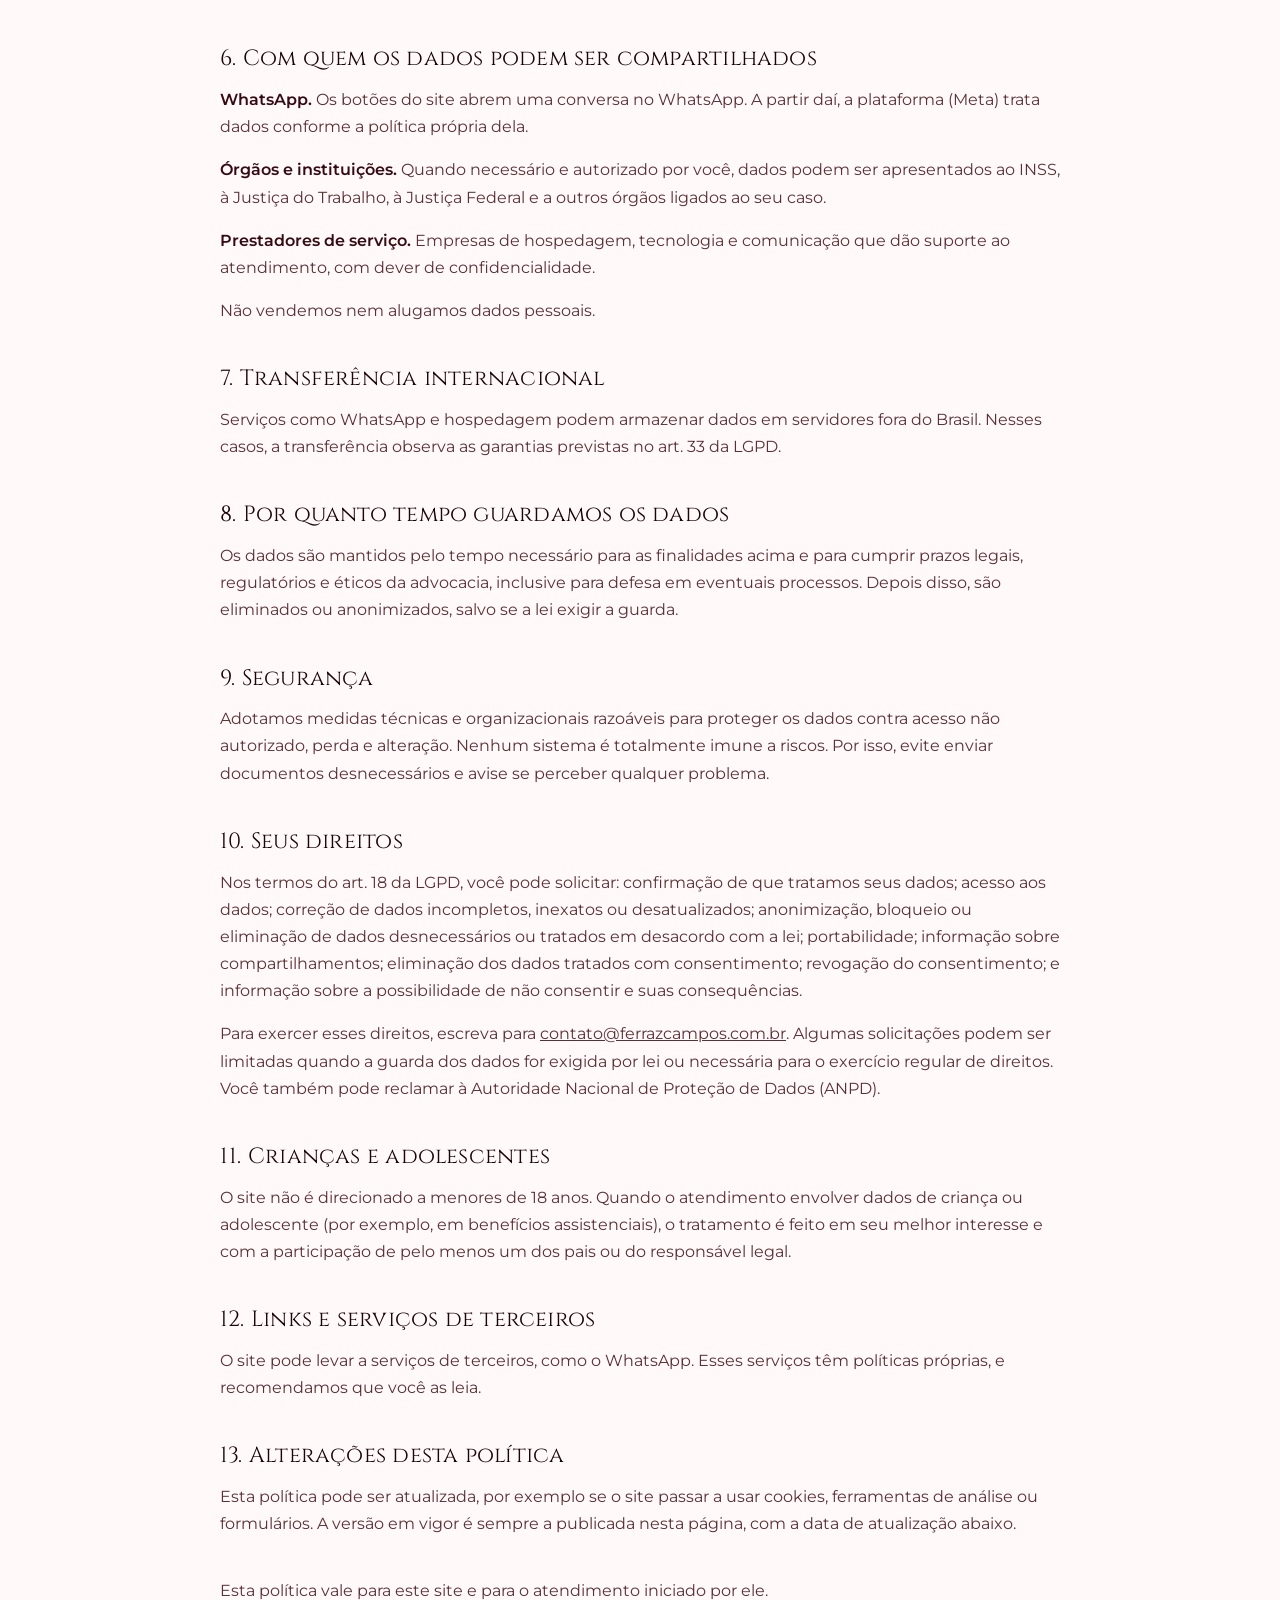
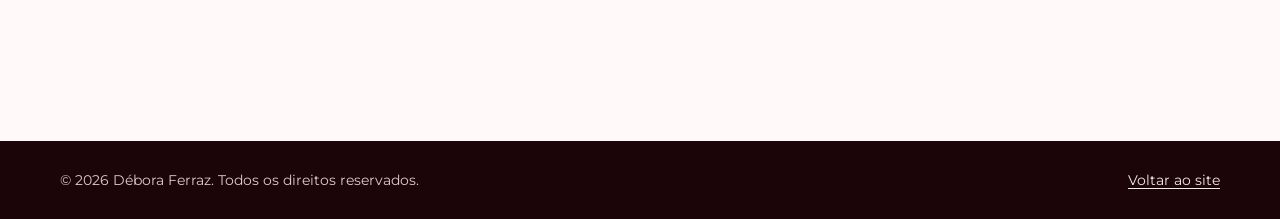
<file: politica-de-privacidade.html>
<!doctype html>
<html lang="pt-BR">
<head>
<meta charset="utf-8">
<meta name="viewport" content="width=device-width, initial-scale=1">
<title>Política de Privacidade | Débora Ferraz</title>
<meta name="description" content="Política de Privacidade da advogada Débora Ferraz: como os dados pessoais são tratados, seus direitos pela LGPD e como entrar em contato.">
<meta name="theme-color" content="#1C0508">
<link rel="icon" href="data:,">
<link rel="stylesheet" href="css/styles.css">
<style>
body{background:var(--branco);color:var(--texto)}
.pol-top{background:var(--claro);border-bottom:1px solid rgba(201,172,87,.45)}
.pol-top .container{display:flex;align-items:center;justify-content:space-between;gap:16px;min-height:76px;flex-wrap:wrap}
.pol-top .brand{margin:0}
.pol-back{font-size:14px;font-weight:500;color:var(--texto);text-decoration:underline;text-underline-offset:4px;text-decoration-color:var(--dourado);padding:12px 0}
.pol-back:hover{color:var(--vinho)}
.pol{padding:64px 0 96px}
.pol .container{max-width:calc(840px + var(--gutter)*2)}
.pol h1{font-size:38px;line-height:1.25;color:var(--vinho);margin-bottom:12px}
.pol__date{font-size:14px;color:var(--texto);margin-bottom:40px}
.pol h2{font-size:22px;line-height:1.35;color:var(--vinho);margin:40px 0 12px}
.pol p,.pol li{font-size:16px;line-height:1.7}
.pol ul{margin:0 0 1em;padding-left:22px;list-style:disc}
.pol li{margin-bottom:6px}
.pol strong{color:var(--texto-btn);font-weight:600}
.pol-foot{background:var(--vinho);color:var(--texto-escuro-2);padding:28px 0;font-size:14px}
.pol-foot .container{display:flex;justify-content:space-between;gap:12px;flex-wrap:wrap}
.pol-foot p{margin:0}
.pol-foot a{color:var(--texto-escuro);text-underline-offset:3px}
@media (max-width:767px){.pol{padding:40px 0 64px}.pol h1{font-size:30px}.pol h2{font-size:20px}}
</style>
</head>
<body>
<header class="pol-top">
  <div class="container">
    <p class="brand" aria-label="Débora Ferraz, advocacia"><span class="brand__name">Débora Ferraz</span><span class="brand__tag">Advocacia</span></p>
    <a class="pol-back" href="index.html">Voltar ao site</a>
  </div>
</header>
<div class="review-bar" id="review-bar" hidden role="note"></div>
<main class="pol">
  <div class="container">
    <h1>Política de Privacidade</h1>
    <p class="pol__date">Última atualização: 8 de outubro de 2026</p>
    <p>Sua privacidade importa. Este texto explica, de forma direta, quais dados pessoais podem ser tratados quando você visita este site ou entra em contato com a advogada Débora Ferraz.</p>
      <h2>1. Quem é o responsável pelos seus dados</h2>
      <p>Esta Política de Privacidade explica como a advogada <strong>Débora Ferraz</strong> (OAB/CE <span data-config="oab">[número]</span>), responsável pelo site e pelo atendimento, trata dados pessoais, de acordo com a Lei Geral de Proteção de Dados (Lei nº 13.709/2018, a LGPD).</p>
      <p>Para falar sobre privacidade e exercer seus direitos, use o e-mail <span data-config="email">[e-mail profissional]</span>.</p>
      <h2>2. Quais dados são tratados</h2>
      <p><strong>Dados que você fornece ao entrar em contato.</strong> Ao chamar pelo WhatsApp, podem ser tratados seu nome, número de telefone, o conteúdo das mensagens e os documentos que você decidir enviar (por exemplo, carteira de trabalho, contracheques, termo de rescisão, CNIS, decisões do INSS e documentos médicos).</p>
      <p><strong>Dados sensíveis.</strong> Em casos previdenciários, documentos médicos e informações de saúde podem ser necessários. Eles só são tratados para a análise do seu caso, com o cuidado reforçado que a LGPD exige.</p>
      <p><strong>Dados técnicos do site.</strong> Esta página não usa cookies de rastreamento, anúncios nem ferramentas de análise de audiência, e não tem formulários. O provedor de hospedagem pode registrar dados técnicos de acesso (como endereço IP, data e hora e tipo de navegador) por motivos de segurança e funcionamento.</p>
      <h2>3. Para que usamos os dados</h2>
      <ul>
        <li>Responder ao seu contato e esclarecer dúvidas sobre o atendimento.</li>
        <li>Analisar a sua situação, orientar sobre os caminhos possíveis e, se houver contratação, prestar os serviços jurídicos.</li>
        <li>Cumprir obrigações legais, regulatórias e éticas da advocacia.</li>
        <li>Exercer direitos em processos judiciais, administrativos ou arbitrais.</li>
        <li>Manter a segurança do site.</li>
      </ul>
      <h2>4. Bases legais</h2>
      <p>O tratamento ocorre com fundamento na LGPD, conforme o caso: seu consentimento; a execução de contrato ou de procedimentos preliminares a pedido seu; o cumprimento de obrigação legal ou regulatória; o exercício regular de direitos em processo judicial, administrativo ou arbitral; e o legítimo interesse, respeitados os seus direitos. Para dados sensíveis, aplicam-se as hipóteses do art. 11 da LGPD, como o consentimento específico e o exercício regular de direitos.</p>
      <h2>5. Sigilo profissional</h2>
      <p>As informações do seu caso estão protegidas pelo sigilo profissional da advocacia, previsto no Estatuto da Advocacia (Lei nº 8.906/1994) e no Código de Ética e Disciplina da OAB. Elas não são usadas para publicidade nem divulgadas sem a sua autorização ou sem obrigação legal.</p>
      <h2>6. Com quem os dados podem ser compartilhados</h2>
      <p><strong>WhatsApp.</strong> Os botões do site abrem uma conversa no WhatsApp. A partir daí, a plataforma (Meta) trata dados conforme a política própria dela.</p>
      <p><strong>Órgãos e instituições.</strong> Quando necessário e autorizado por você, dados podem ser apresentados ao INSS, à Justiça do Trabalho, à Justiça Federal e a outros órgãos ligados ao seu caso.</p>
      <p><strong>Prestadores de serviço.</strong> Empresas de hospedagem, tecnologia e comunicação que dão suporte ao atendimento, com dever de confidencialidade.</p>
      <p>Não vendemos nem alugamos dados pessoais.</p>
      <h2>7. Transferência internacional</h2>
      <p>Serviços como WhatsApp e hospedagem podem armazenar dados em servidores fora do Brasil. Nesses casos, a transferência observa as garantias previstas no art. 33 da LGPD.</p>
      <h2>8. Por quanto tempo guardamos os dados</h2>
      <p>Os dados são mantidos pelo tempo necessário para as finalidades acima e para cumprir prazos legais, regulatórios e éticos da advocacia, inclusive para defesa em eventuais processos. Depois disso, são eliminados ou anonimizados, salvo se a lei exigir a guarda.</p>
      <h2>9. Segurança</h2>
      <p>Adotamos medidas técnicas e organizacionais razoáveis para proteger os dados contra acesso não autorizado, perda e alteração. Nenhum sistema é totalmente imune a riscos. Por isso, evite enviar documentos desnecessários e avise se perceber qualquer problema.</p>
      <h2>10. Seus direitos</h2>
      <p>Nos termos do art. 18 da LGPD, você pode solicitar: confirmação de que tratamos seus dados; acesso aos dados; correção de dados incompletos, inexatos ou desatualizados; anonimização, bloqueio ou eliminação de dados desnecessários ou tratados em desacordo com a lei; portabilidade; informação sobre compartilhamentos; eliminação dos dados tratados com consentimento; revogação do consentimento; e informação sobre a possibilidade de não consentir e suas consequências.</p>
      <p>Para exercer esses direitos, escreva para <span data-config="email">[e-mail profissional]</span>. Algumas solicitações podem ser limitadas quando a guarda dos dados for exigida por lei ou necessária para o exercício regular de direitos. Você também pode reclamar à Autoridade Nacional de Proteção de Dados (ANPD).</p>
      <h2>11. Crianças e adolescentes</h2>
      <p>O site não é direcionado a menores de 18 anos. Quando o atendimento envolver dados de criança ou adolescente (por exemplo, em benefícios assistenciais), o tratamento é feito em seu melhor interesse e com a participação de pelo menos um dos pais ou do responsável legal.</p>
      <h2>12. Links e serviços de terceiros</h2>
      <p>O site pode levar a serviços de terceiros, como o WhatsApp. Esses serviços têm políticas próprias, e recomendamos que você as leia.</p>
      <h2>13. Alterações desta política</h2>
      <p>Esta política pode ser atualizada, por exemplo se o site passar a usar cookies, ferramentas de análise ou formulários. A versão em vigor é sempre a publicada nesta página, com a data de atualização abaixo.</p>
      <p class="pol__date" style="margin-top:40px">Esta política vale para este site e para o atendimento iniciado por ele.</p>
  </div>
</main>
<footer class="pol-foot">
  <div class="container">
    <p>© <span id="ano">2026</span> Débora Ferraz. Todos os direitos reservados.</p>
    <p><a href="index.html">Voltar ao site</a></p>
  </div>
</footer>
<script src="js/config.js"></script>
<script src="js/main.js"></script>
</body>
</html>
</file>
<file: css/styles.css>
/* Landing page Débora Ferraz — brandbook Ferraz Campos / 02 */

/* ---------- Fontes (hospedadas localmente) ---------- */
@font-face{font-family:"Cinzel";font-weight:400;font-style:normal;font-display:swap;src:url(../assets/fonts/cinzel-latin-400-normal.woff2) format("woff2")}
@font-face{font-family:"Cinzel";font-weight:500;font-style:normal;font-display:swap;src:url(../assets/fonts/cinzel-latin-500-normal.woff2) format("woff2")}
@font-face{font-family:"Montserrat";font-weight:400;font-style:normal;font-display:swap;src:url(../assets/fonts/montserrat-latin-400-normal.woff2) format("woff2")}
@font-face{font-family:"Montserrat";font-weight:500;font-style:normal;font-display:swap;src:url(../assets/fonts/montserrat-latin-500-normal.woff2) format("woff2")}
@font-face{font-family:"Montserrat";font-weight:600;font-style:normal;font-display:swap;src:url(../assets/fonts/montserrat-latin-600-normal.woff2) format("woff2")}

/* ---------- Tokens ---------- */
:root{
  --vinho:#1C0508;
  --bordo:#610817;
  --claro:#F4E9E9;
  --branco:#FFF9FA;
  --rosado:#E8DCDD;
  --dourado:#C9AC57;
  --dourado-claro:#E9CD77;
  --dourado-texto:#7A5E22;       /* dourado escurecido p/ rótulos pequenos em fundo claro (contraste) */
  --texto:#5A3038;
  --texto-btn:#350A13;
  --texto-escuro:#F4E9E9;        /* texto sobre vinho/bordô */
  --texto-escuro-2:#DCCBCC;
  --grad-ouro:linear-gradient(115deg,#A68A3A 0%,#E9CD77 52%,#B29645 100%);
  --halo:0 10px 28px rgba(184,138,79,.28);
  --halo-hover:0 14px 34px rgba(184,138,79,.42);
  --sombra-card:0 10px 30px rgba(53,10,19,.08);

  --serif:"Cinzel","Times New Roman",serif;
  --sans:"Montserrat",system-ui,-apple-system,"Segoe UI",Arial,sans-serif;

  --container:1160px;
  --gutter:32px;
  --pad-y:104px;
  --radius-sec:44px;
  --ease:cubic-bezier(.4,0,.2,1);
  --header-h:76px;
}
@media (max-width:1023px){:root{--gutter:24px;--pad-y:88px;--radius-sec:32px}}
@media (max-width:767px){:root{--gutter:20px;--pad-y:64px;--radius-sec:26px;--header-h:68px}}
@media (max-width:767px){.curve{--tab-h:40px;--tab-w:46%;--tab-ramp:84px;--tab-r:18px}}

/* ---------- Base ---------- */
*,*::before,*::after{box-sizing:border-box}
html{scroll-behavior:smooth;-webkit-text-size-adjust:100%}
body{margin:0;background:var(--vinho);color:var(--texto);font-family:var(--sans);font-size:16px;line-height:1.6;font-weight:400;-webkit-font-smoothing:antialiased;overflow-x:hidden}
img{display:block;max-width:100%;height:auto}
a{color:inherit}
h1,h2,h3,h4{font-family:var(--serif);font-weight:400;margin:0;letter-spacing:.01em}
p{margin:0 0 1em}
ul{margin:0;padding:0;list-style:none}

.container{width:100%;max-width:calc(var(--container) + var(--gutter)*2);margin:0 auto;padding:0 var(--gutter)}
.sr-only{position:absolute;width:1px;height:1px;margin:-1px;overflow:hidden;clip:rect(0 0 0 0);white-space:nowrap;border:0;padding:0}
.skip{position:absolute;left:-9999px;top:8px;z-index:200;background:var(--vinho);color:#fff;padding:12px 18px;border-radius:6px}
.skip:focus{left:8px}
:focus-visible{outline:2px solid var(--texto-btn);outline-offset:3px}
.sec--dark :focus-visible,.sec--about :focus-visible,.footer :focus-visible,.review-bar :focus-visible{outline-color:var(--dourado-claro)}

/* Textura fina (≈3% de opacidade) */
.sec--dark,.sec--about,.footer,.hero,.sec--light{position:relative;isolation:isolate}
.sec--dark::before,.sec--about::before,.footer::before,.hero::before,.sec--light::before{content:"";position:absolute;inset:0;z-index:-1;pointer-events:none;opacity:.035;border-radius:inherit;
  background-image:url("data:image/svg+xml,%3Csvg xmlns='http://www.w3.org/2000/svg' width='140' height='140'%3E%3Cfilter id='n'%3E%3CfeTurbulence type='fractalNoise' baseFrequency='.85' numOctaves='2' stitchTiles='stitch'/%3E%3C/filter%3E%3Crect width='100%25' height='100%25' filter='url(%23n)'/%3E%3C/svg%3E")}
.sec--dark::before,.footer::before{mix-blend-mode:screen;opacity:.06}

/* ---------- Faixa de revisão ---------- */
.review-bar{background:#2a0a10;color:var(--dourado-claro);font-size:13px;line-height:1.5;padding:10px var(--gutter);text-align:center;border-bottom:1px solid rgba(201,172,87,.35)}
.pendente{background:rgba(201,172,87,.22);outline:1px dashed var(--dourado);outline-offset:2px;border-radius:3px;padding:0 4px;font-weight:500}
.sec--light .pendente{background:rgba(201,172,87,.28)}

.hero__brandrow{padding-top:36px;position:relative;z-index:2}
.brand{display:flex;flex-direction:column;margin:0;color:var(--vinho);line-height:1.15}
.brand__name{font-family:var(--serif);font-size:26px;letter-spacing:.04em}
.brand__tag{font-size:11px;letter-spacing:.32em;text-transform:uppercase;color:var(--dourado-texto);font-weight:500;margin-top:3px}
@media (max-width:767px){.hero__brandrow{padding-top:24px;text-align:center}.brand{align-items:center}.brand__name{font-size:24px}}

/* ---------- Botões ---------- */
.btn{max-width:100%;display:inline-flex;align-items:center;justify-content:center;gap:14px;min-height:54px;padding:0 14px 0 28px;border-radius:8px;border:0;
  background:var(--grad-ouro);color:var(--texto-btn);font-family:var(--serif);font-size:14px;font-weight:500;line-height:1.3;letter-spacing:.08em;text-transform:uppercase;text-decoration:none;
  box-shadow:var(--halo);cursor:pointer;transition:filter .2s var(--ease),box-shadow .2s var(--ease),transform .2s var(--ease);text-align:left}
.btn:hover{filter:brightness(1.05);box-shadow:var(--halo-hover);transform:translateY(-1px)}
.btn__icon{flex:none;display:grid;place-items:center;width:28px;height:28px;border-radius:50%;background:var(--branco);color:var(--texto-btn)}

@keyframes btn-pulse{0%,100%{transform:scale(1);box-shadow:var(--halo)}50%{transform:scale(1.035);box-shadow:var(--halo-hover)}}
@media (prefers-reduced-motion:no-preference){.btn{animation:btn-pulse 2.8s var(--ease) infinite}.btn:hover,.btn:focus-visible{animation-play-state:paused}}

/* ---------- Hero ---------- */
.hero{background:linear-gradient(100deg,#F6ECEC 0%,var(--claro) 46%,#EADFE2 100%);overflow:hidden;padding-bottom:calc(var(--radius-sec)*2)}
.hero::before{opacity:.04}
.hero__light{position:absolute;inset:0;z-index:-1;pointer-events:none;
  background:
   linear-gradient(112deg,transparent 41%,rgba(233,205,119,.0) 42%,rgba(201,172,87,.22) 47.4%,rgba(255,243,200,.42) 48%,rgba(201,172,87,.0) 49%,transparent 50%),
   linear-gradient(112deg,transparent 30%,rgba(255,255,255,.55) 45%,transparent 60%)}
.hero__grid{display:grid;grid-template-columns:46fr 54fr;align-items:center;min-height:540px;gap:0}
.hero__text{padding:56px 24px 56px 0;position:relative;z-index:1}
.eyebrow{font-size:12px;letter-spacing:.28em;text-transform:uppercase;font-weight:500;color:var(--dourado-texto);margin:0 0 20px}
.hero h1{font-size:44px;line-height:1.3;color:var(--vinho);margin-bottom:22px}
.hero__lead{font-size:18px;line-height:1.6;color:var(--texto);margin-bottom:12px}
.hero__lead strong{font-weight:600;color:var(--texto-btn)}
.hero__support{font-size:15px;color:var(--texto);margin-bottom:30px}
.hero__media{order:2;position:relative;align-self:stretch;display:flex;justify-content:flex-end;align-items:flex-end;min-height:520px}
.hero__media img{width:auto;height:100%;max-height:620px;max-width:100%;object-fit:cover;object-position:50% 0;
  -webkit-mask-image:linear-gradient(90deg,transparent 0,#000 16%,#000 88%,transparent 100%),linear-gradient(180deg,transparent 0,#000 10%,#000 80%,transparent 100%);
  -webkit-mask-composite:source-in;mask-image:linear-gradient(90deg,transparent 0,#000 16%,#000 88%,transparent 100%),linear-gradient(180deg,transparent 0,#000 10%,#000 80%,transparent 100%);mask-composite:intersect}
.hero__shine{position:absolute;inset:0;overflow:hidden;pointer-events:none;z-index:1;
  -webkit-mask-image:linear-gradient(90deg,transparent 0,#000 18%,#000 86%,transparent 100%);mask-image:linear-gradient(90deg,transparent 0,#000 18%,#000 86%,transparent 100%)}
.hero__shine::before{content:"";position:absolute;left:-30%;width:160%;height:34%;top:0;opacity:0;
  background:linear-gradient(180deg,transparent 0%,rgba(255,255,255,.0) 8%,rgba(255,255,255,.55) 48%,rgba(233,205,119,.35) 56%,transparent 100%);
  transform:translateY(calc(-110% + var(--shine,0)*420%)) rotate(-14deg);transform-origin:50% 50%;mix-blend-mode:soft-light;filter:blur(2px)}
@media (prefers-reduced-motion:no-preference){.js .hero__shine::before{opacity:1}}
.hero__media::after{content:"";position:absolute;left:12%;right:2%;bottom:-6px;height:70px;background:radial-gradient(ellipse at 50% 100%,rgba(201,172,87,.30),transparent 70%);pointer-events:none}
@media (min-width:1024px){
  .hero__grid{position:relative;min-height:640px}
  .hero__media{position:absolute;right:0;top:-84px;bottom:0;width:58%;min-height:0;display:block;order:0;container-type:inline-size}
  /* pessoa maior: a foto é escalada pela largura da coluna e posicionada para a cabeça ficar logo abaixo da marca */
  .hero__media img{position:absolute;right:-2cqw;top:calc(84px - 20.7cqw);height:auto;width:92cqw;max-width:none;max-height:none;object-position:50% 0;
    -webkit-mask-image:linear-gradient(90deg,transparent 0,#000 14%,#000 90%,transparent 100%),linear-gradient(180deg,transparent 0,#000 8%,#000 100%)}
}
@media (max-width:1023px){
  .hero__grid{min-height:520px}
  .hero__media{min-height:520px}
  .hero h1{font-size:38px}
  .hero__text{padding-right:12px}
}
@media (max-width:767px){
  .hero{padding-bottom:calc(var(--radius-sec)*2 + 12px)}
  .hero__light{background:linear-gradient(160deg,rgba(255,255,255,.6) 0%,transparent 45%)}
  .hero__grid{grid-template-columns:1fr;min-height:0}
  .hero__media{order:-1;min-height:0;height:340px;justify-content:center;margin:0 calc(var(--gutter)*-1)}
  .hero__media img{width:100%;max-width:420px;height:100%;max-height:none;object-position:50% 8%;
    -webkit-mask-image:linear-gradient(180deg,transparent 0,#000 16%,#000 78%,transparent 100%);mask-image:linear-gradient(180deg,transparent 0,#000 16%,#000 78%,transparent 100%)}
  .hero__text{padding:20px 0 8px}
  .hero h1{font-size:30px}
  .hero__lead{font-size:17px}
}

/* ---------- Seções ---------- */
.sec{padding:var(--pad-y) 0}
.curve{--sec-bg:var(--vinho);--tab-h:56px;--tab-w:36%;--tab-ramp:150px;--tab-r:24px;
  position:relative;margin-top:calc(var(--radius-sec)*-1);border-radius:var(--radius-sec) 0 0 0}
/* aba: a parte direita da borda superior sobe com uma curva suave em S (rampa) e continua reta até a borda */
.curve::after{content:"";position:absolute;right:0;top:calc(var(--tab-h)*-1 + 1px);width:var(--tab-w);height:calc(var(--tab-h) + 2px);pointer-events:none;border-top-right-radius:var(--tab-r);
  background:var(--sec-bg);
  -webkit-mask:url("data:image/svg+xml,%3Csvg xmlns='http://www.w3.org/2000/svg' viewBox='0 0 140 60' preserveAspectRatio='none'%3E%3Cpath d='M0 60C62 60 78 0 140 0V60Z'/%3E%3C/svg%3E") left bottom/var(--tab-ramp) 100% no-repeat,linear-gradient(#000,#000) right top/calc(100% - var(--tab-ramp) + 1px) 100% no-repeat;
  mask:url("data:image/svg+xml,%3Csvg xmlns='http://www.w3.org/2000/svg' viewBox='0 0 140 60' preserveAspectRatio='none'%3E%3Cpath d='M0 60C62 60 78 0 140 0V60Z'/%3E%3C/svg%3E") left bottom/var(--tab-ramp) 100% no-repeat,linear-gradient(#000,#000) right top/calc(100% - var(--tab-ramp) + 1px) 100% no-repeat}
.sec--light{--sec-bg:var(--branco)}
.sec--dark{--sec-bg:#210B0E;box-shadow:inset 0 1px 0 rgba(255,255,255,.07)}
.sec--about{--sec-bg:#6b0a1c}
.footer.curve{--sec-bg:#210B0E}
.curve{padding-top:var(--pad-y)}
.sec--dark{background:var(--vinho);color:var(--texto-escuro)}
.sec--light{background:var(--branco);color:var(--texto)}
/* a seção seguinte sobrepõe a curva: reserva o espaço no fim */
.hero + .sec,.sec + .sec,.sec + .footer{}
.sec{padding-bottom:calc(var(--pad-y) + var(--radius-sec))}
.sec__head{max-width:820px;margin:0 0 48px}
.sec__head--center{margin-left:auto;margin-right:auto;text-align:center}
.sec h2{font-size:36px;line-height:1.3;margin-bottom:18px}
.sec--dark h2{color:var(--dourado)}
.sec--light h2{color:var(--vinho)}
.sec__head p{font-size:16px;margin:0}
.sec--dark .sec__head p{color:var(--texto-escuro-2)}
@media (max-width:767px){.sec h2{font-size:28px;line-height:1.3}.sec__head{margin-bottom:32px}}

/* Grid de cards: 3 colunas desktop (6 itens = 3 × 2), 2 tablet, 1 mobile */
.grid{display:grid;gap:24px}
.grid--3{grid-template-columns:repeat(3,1fr)}
@media (max-width:1023px){.grid{gap:20px}.grid--3{grid-template-columns:repeat(2,1fr)}}
@media (max-width:767px){.grid,.grid--3{grid-template-columns:1fr;gap:16px}}

.card{position:relative;padding:0;overflow:hidden;border-radius:12px;display:flex;flex-direction:column;transition:transform .3s var(--ease),box-shadow .3s var(--ease)}
.card:hover{transform:translateY(-3px)}
.card__title{font-size:20px;line-height:1.35;font-weight:500;margin-bottom:12px}
.card p{margin:0;font-size:15px;line-height:1.6}
.card--light{background:linear-gradient(180deg,#F8EFF0,#EFE4E5);box-shadow:var(--sombra-card);border:1px solid rgba(90,48,56,.06)}
.card__media{position:relative;height:118px;overflow:hidden;pointer-events:none}
.card__bignum{position:absolute;left:14px;top:-8px;font-family:var(--serif);font-weight:400;font-size:168px;line-height:1;letter-spacing:-.04em;white-space:nowrap;
  background:linear-gradient(180deg,rgba(97,8,23,.62) 0%,rgba(97,8,23,.28) 55%,rgba(97,8,23,0) 92%);-webkit-background-clip:text;background-clip:text;color:transparent;-webkit-text-fill-color:transparent;
  transition:transform .5s var(--ease)}
.card:hover .card__bignum{transform:translateX(6px)}
.card__body{padding:6px 28px 28px;display:flex;flex-direction:column;flex:1}
.card--light:hover{box-shadow:0 16px 36px rgba(53,10,19,.13)}
.card--light .card__title{color:var(--texto-btn)}
@media (max-width:767px){.card__media{height:104px}.card__bignum{font-size:148px}.card__body{padding:4px 24px 24px}.card__title{font-size:18px}}

.sec__close{margin-top:56px;display:flex;flex-direction:column;align-items:flex-start;gap:24px;max-width:760px}
.sec__close p{margin:0;font-size:17px}
.sec--dark .sec__close p{color:var(--texto-escuro)}
.sec--dark .sec__close strong{color:var(--dourado-claro);font-weight:600}
.sec__close--center{align-items:flex-start;text-align:left;margin-left:auto;margin-right:auto;width:100%;max-width:880px}
#faq .sec__close--center{max-width:820px}
.sec__close--center strong{color:var(--vinho)}
@media (max-width:767px){.sec__close{margin-top:40px}}

/* Problemas: lista de perguntas; a resposta abre no hover (desktop) ou no toque/Enter */
.plist{display:flex;flex-direction:column;gap:22px;max-width:880px;margin:0 auto;padding-top:10px}
.pcard{position:relative;border-radius:28px;background:linear-gradient(160deg,#4a0a16,#35060f);box-shadow:0 14px 34px rgba(0,0,0,.3);
  transition:box-shadow .3s var(--ease),background .3s var(--ease)}
.pcard:hover,.pcard.is-open{background:linear-gradient(160deg,#58101d,#3c0914);box-shadow:0 18px 40px rgba(0,0,0,.4)}
.pcard__icon{position:absolute;left:-12px;top:-12px;z-index:2;display:grid;place-items:center;width:60px;height:60px;border-radius:20px;
  background:#610817;color:var(--dourado-claro);box-shadow:0 0 0 7px var(--vinho)}
.pcard__q{font-size:20px;line-height:1.35;font-weight:500}
.pcard__btn{all:unset;box-sizing:border-box;width:100%;min-height:72px;padding:20px 24px 20px 64px;display:flex;align-items:center;justify-content:space-between;gap:20px;cursor:pointer;
  font-family:var(--serif);font-size:20px;font-weight:500;line-height:1.35;color:var(--branco)}
.pcard__btn:focus-visible{outline:2px solid var(--dourado-claro);outline-offset:3px;border-radius:28px}
.pcard__chev{flex:none;width:10px;height:10px;border-right:1.5px solid var(--dourado);border-bottom:1.5px solid var(--dourado);transform:rotate(45deg) translate(-2px,-2px);transition:transform .3s var(--ease)}
.pcard__btn[aria-expanded="true"] .pcard__chev{transform:rotate(-135deg) translate(-2px,-2px)}
.pcard__panel{display:grid;grid-template-rows:0fr;visibility:hidden;transition:grid-template-rows .35s var(--ease),visibility 0s linear .35s}
.pcard__panel.is-open{grid-template-rows:1fr;visibility:visible;transition:grid-template-rows .35s var(--ease),visibility 0s}
.pcard__panel-in{overflow:hidden;min-height:0}
.pcard__panel p{margin:0;padding:0 56px 24px 64px;color:var(--texto-escuro-2);font-size:16px}
@media (max-width:767px){
  .plist{gap:18px}
  .pcard{border-radius:22px}
  .pcard__icon{width:52px;height:52px;border-radius:17px;left:-8px;top:-10px;box-shadow:0 0 0 6px var(--vinho)}
  .pcard__btn,.pcard__q{font-size:18px}
  .pcard__btn{padding:18px 18px 18px 54px;min-height:68px}
  .pcard__panel p{padding:0 18px 20px 54px}
}

/* Grupos de serviços */
.group + .group{margin-top:72px}
.group__head{margin-bottom:32px}
.group__head p{max-width:900px}
.group h3{font-size:clamp(20px,2.2vw,26px);line-height:1.3;color:var(--vinho);margin-bottom:12px}
.group__head p{margin:0}
.group__cta{margin-top:36px;display:flex;justify-content:flex-start}
.sec__note{margin:72px auto 0;max-width:720px;text-align:center;font-size:16px;color:var(--texto);padding-top:28px;border-top:1px solid rgba(201,172,87,.6)}
.sec__note em{font-style:italic}
@media (max-width:767px){.group h3{font-size:22px}.group + .group{margin-top:56px}.sec__note{margin-top:56px}}

/* ---------- Conheça Débora ---------- */
.sec--about{background:linear-gradient(160deg,#6b0a1c 0%,#610817 55%,#560615 100%);color:var(--texto-escuro);padding-top:calc(var(--pad-y) + 64px);padding-bottom:calc(var(--pad-y) + var(--radius-sec) + 24px)}
.sec--about::before{mix-blend-mode:screen;opacity:.05}
/* bloco em tom sobre tom (mesma família do fundo), com respiro em volta; foto recortada sobrepõe o topo */
.about{position:relative;display:flex;align-items:center;min-height:460px;
  padding:64px calc(42% + 40px) 72px 64px;border-radius:22px;background:linear-gradient(135deg,#4c0712 0%,#3f0510 100%);
  box-shadow:0 30px 70px rgba(20,0,5,.45),inset 0 0 0 1px rgba(255,255,255,.03)}
.about::after{content:"";position:absolute;left:14px;right:14px;bottom:0;height:4px;border-radius:4px 4px 0 0;background:var(--grad-ouro);opacity:.95}
.about::before{content:"";position:absolute;inset:0;border-radius:inherit;pointer-events:none;opacity:.08;mix-blend-mode:screen;
  background-image:url("data:image/svg+xml,%3Csvg xmlns='http://www.w3.org/2000/svg' width='120' height='120'%3E%3Cfilter id='n'%3E%3CfeTurbulence type='fractalNoise' baseFrequency='.9' numOctaves='2' stitchTiles='stitch'/%3E%3C/filter%3E%3Crect width='100%25' height='100%25' filter='url(%23n)'/%3E%3C/svg%3E")}
.about__text{position:relative;z-index:2}
.about__text h2{margin-bottom:26px;color:var(--branco);line-height:1.1}
.about__text h2 span{display:block}
.about__text h2 span:first-child{font-size:22px;letter-spacing:.14em;color:var(--texto-escuro-2);margin-bottom:6px}
.about__accent{font-size:54px;color:var(--dourado-claro);letter-spacing:.01em}
.about__lead{font-size:17px;line-height:1.6;color:var(--branco)}
.about__lead strong{font-weight:600}
.about__text p{color:var(--texto-escuro-2);max-width:560px}
.about__id{margin:28px 0 0!important;font-family:var(--serif);font-size:16px;letter-spacing:.06em;color:var(--dourado-claro)!important}
.about__id strong{font-weight:500}
.about__media{position:absolute;right:24px;bottom:4px;top:-84px;width:42%;z-index:1;pointer-events:none}
.about__arch{position:absolute;right:4%;bottom:0;width:78%;height:86%;border-radius:999px 999px 0 0;
  background:linear-gradient(180deg,rgba(255,255,255,.06),rgba(255,255,255,.015));box-shadow:inset 0 0 0 1px rgba(233,205,119,.18)}
.about__media img{position:absolute;inset:0;width:100%;height:100%;max-width:none;object-fit:cover;object-position:46% 100%;
  -webkit-mask-image:linear-gradient(90deg,transparent 0,#000 14%,#000 88%,transparent 100%);mask-image:linear-gradient(90deg,transparent 0,#000 14%,#000 88%,transparent 100%)}
@media (max-width:1023px){.about{padding:56px calc(42% + 28px) 64px 44px}.about__accent{font-size:44px}.about__media{right:16px}}
@media (max-width:899px){
  .sec--about{padding-top:calc(var(--pad-y) + 24px)}
  .about{flex-direction:column;align-items:stretch;min-height:0;padding:0 24px 56px}
  .about__media{order:-1;position:relative;right:auto;top:auto;bottom:auto;width:100%;max-width:340px;height:400px;margin:-72px auto 16px}
}
@media (max-width:767px){.about__accent{font-size:34px}.about__text h2 span:first-child{font-size:19px}.about{padding:0 20px 48px;border-radius:20px}}

/* ---------- FAQ ---------- */
.faq{max-width:820px;margin:0 auto}
.faq__item{border-bottom:1px solid rgba(201,172,87,.55)}
.faq__item:first-child{border-top:1px solid rgba(201,172,87,.55)}
.faq__q{font-size:20px;line-height:1.35}
.faq__btn{all:unset;box-sizing:border-box;width:100%;min-height:64px;padding:18px 4px;display:flex;align-items:center;justify-content:space-between;gap:24px;cursor:pointer;font-family:var(--serif);font-size:20px;font-weight:500;line-height:1.35;color:var(--texto-btn);transition:color .2s var(--ease)}
.faq__btn:hover{color:var(--bordo)}
.faq__btn:focus-visible{outline:2px solid var(--texto-btn);outline-offset:3px;border-radius:6px}
.faq__icon{flex:none;position:relative;width:32px;height:32px;border-radius:50%;border:1px solid var(--dourado);transition:background .25s var(--ease),transform .3s var(--ease)}
.faq__icon::before,.faq__icon::after{content:"";position:absolute;left:50%;top:50%;width:12px;height:1.5px;background:var(--texto-btn);transform:translate(-50%,-50%);transition:transform .3s var(--ease)}
.faq__icon::after{transform:translate(-50%,-50%) rotate(90deg)}
.faq__btn[aria-expanded="true"] .faq__icon{background:var(--dourado)}
.faq__btn[aria-expanded="true"] .faq__icon::after{transform:translate(-50%,-50%) rotate(0)}
.faq__panel{display:grid;grid-template-rows:0fr;visibility:hidden;transition:grid-template-rows .35s var(--ease),visibility 0s linear .35s}
.faq__panel.is-open{grid-template-rows:1fr;visibility:visible;transition:grid-template-rows .35s var(--ease),visibility 0s}
.faq__panel-in{overflow:hidden;min-height:0}
.faq__answer{padding:0 56px 24px 4px;color:var(--texto)}
.faq__answer p:last-child{margin-bottom:0}
@media (max-width:767px){.faq__q,.faq__btn{font-size:18px}.faq__answer{padding-right:4px}}

/* ---------- Rodapé ---------- */
.footer{background:var(--vinho);color:var(--texto-escuro);padding:var(--pad-y) 0 40px}
.footer__grid{display:grid;grid-template-columns:1fr 1fr;gap:48px;padding-bottom:48px;border-bottom:1px solid rgba(201,172,87,.3)}
.footer__name{font-family:var(--serif);font-size:26px;color:var(--dourado);margin:0 0 4px}
.footer__role{font-family:var(--serif);font-size:15px;letter-spacing:.06em;margin:0 0 4px;color:var(--branco)}
.footer__oab{font-weight:500;color:var(--dourado-claro);margin:0 0 18px}
.footer__about{font-size:15px;color:var(--texto-escuro-2);margin:0}
.footer__contact p{margin:0 0 10px;font-size:15px;color:var(--texto-escuro-2)}
.footer__contact strong{color:var(--branco);font-weight:600}
.footer__bottom{padding-top:28px;font-size:13px;color:var(--texto-escuro-2)}
.footer__bottom p{margin:0 0 10px}
.footer__social{display:flex;gap:12px;margin-top:20px}
.footer__icon{display:grid;place-items:center;width:46px;height:46px;border-radius:50%;border:1px solid rgba(201,172,87,.55);color:var(--texto-escuro);transition:background .25s var(--ease),color .25s var(--ease),transform .25s var(--ease)}
.footer__icon:hover{background:var(--grad-ouro);color:var(--texto-btn);transform:translateY(-2px)}
.footer__credit{white-space:nowrap}
.footer__credit a{color:var(--dourado-claro);text-underline-offset:3px;text-decoration-color:rgba(201,172,87,.6)}
.footer__credit a:hover{color:var(--branco)}
.footer__legal a{display:inline-block;padding:8px 0;font-size:14px;color:var(--texto-escuro);text-decoration:underline;text-underline-offset:3px;text-decoration-color:rgba(201,172,87,.6)}
.footer__topics{margin:0!important;padding:0;border:0;font-size:1px;line-height:1.3;color:var(--vinho);background:transparent;user-select:text;-webkit-user-select:text}
.footer__disclaimer{max-width:820px;line-height:1.6}
@media (max-width:1023px){.footer__grid{gap:36px}}
@media (max-width:767px){.footer__grid{grid-template-columns:1fr;gap:28px}.footer{padding-top:56px}}
.footer.curve{padding-top:calc(var(--pad-y))}

/* ---------- Toast ---------- */
.toast{position:fixed;left:50%;bottom:24px;transform:translateX(-50%);z-index:300;max-width:min(92vw,520px);background:var(--vinho);color:var(--dourado-claro);border:1px solid var(--dourado);border-radius:8px;padding:14px 18px;font-size:14px;box-shadow:0 12px 32px rgba(0,0,0,.35)}

/* ---------- Entrada suave (somente com JS e sem preferência por menos movimento) ---------- */
@media (prefers-reduced-motion:no-preference){
  .js .reveal{opacity:0;transform:translateY(10px);transition:opacity .35s var(--ease),transform .35s var(--ease)}
  .js .reveal.is-in{opacity:1;transform:none}
}
@media (prefers-reduced-motion:reduce){
  html{scroll-behavior:auto}
  *,*::before,*::after{transition-duration:.01ms!important}
}
</file>
